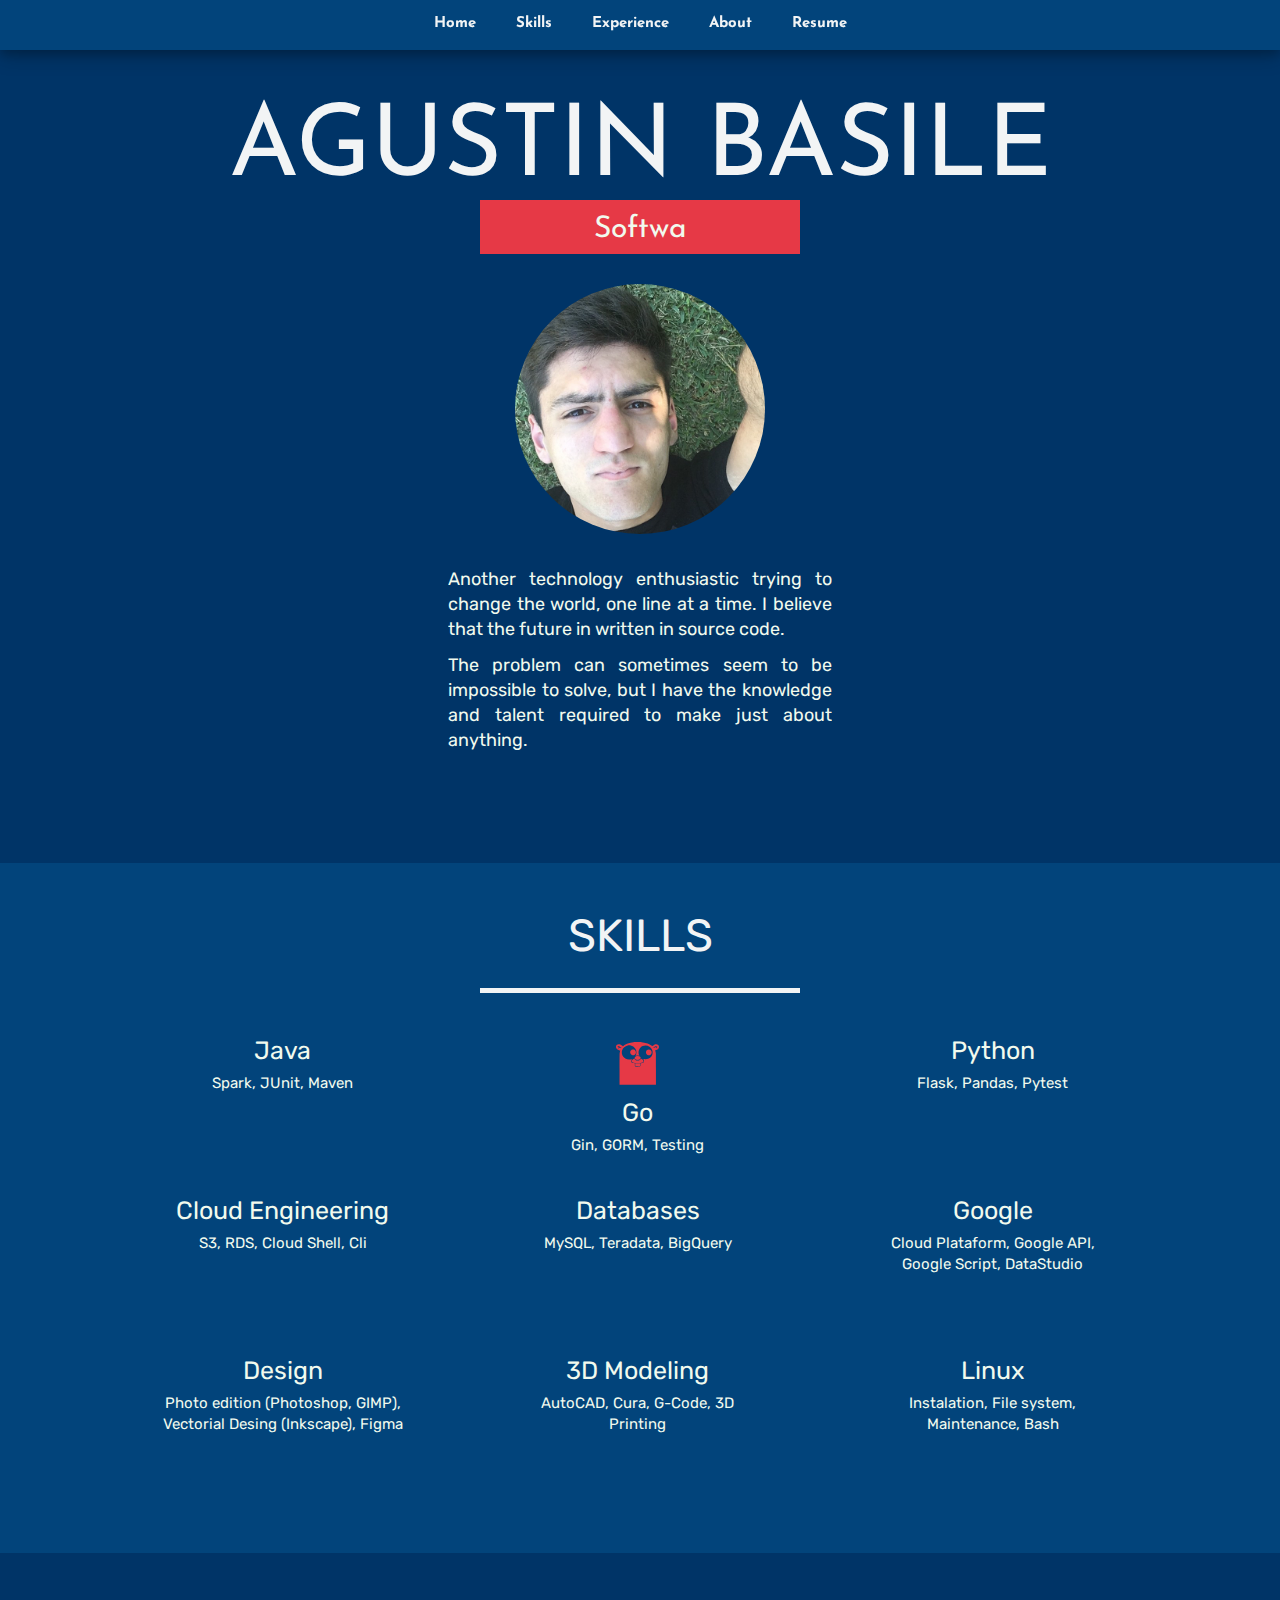
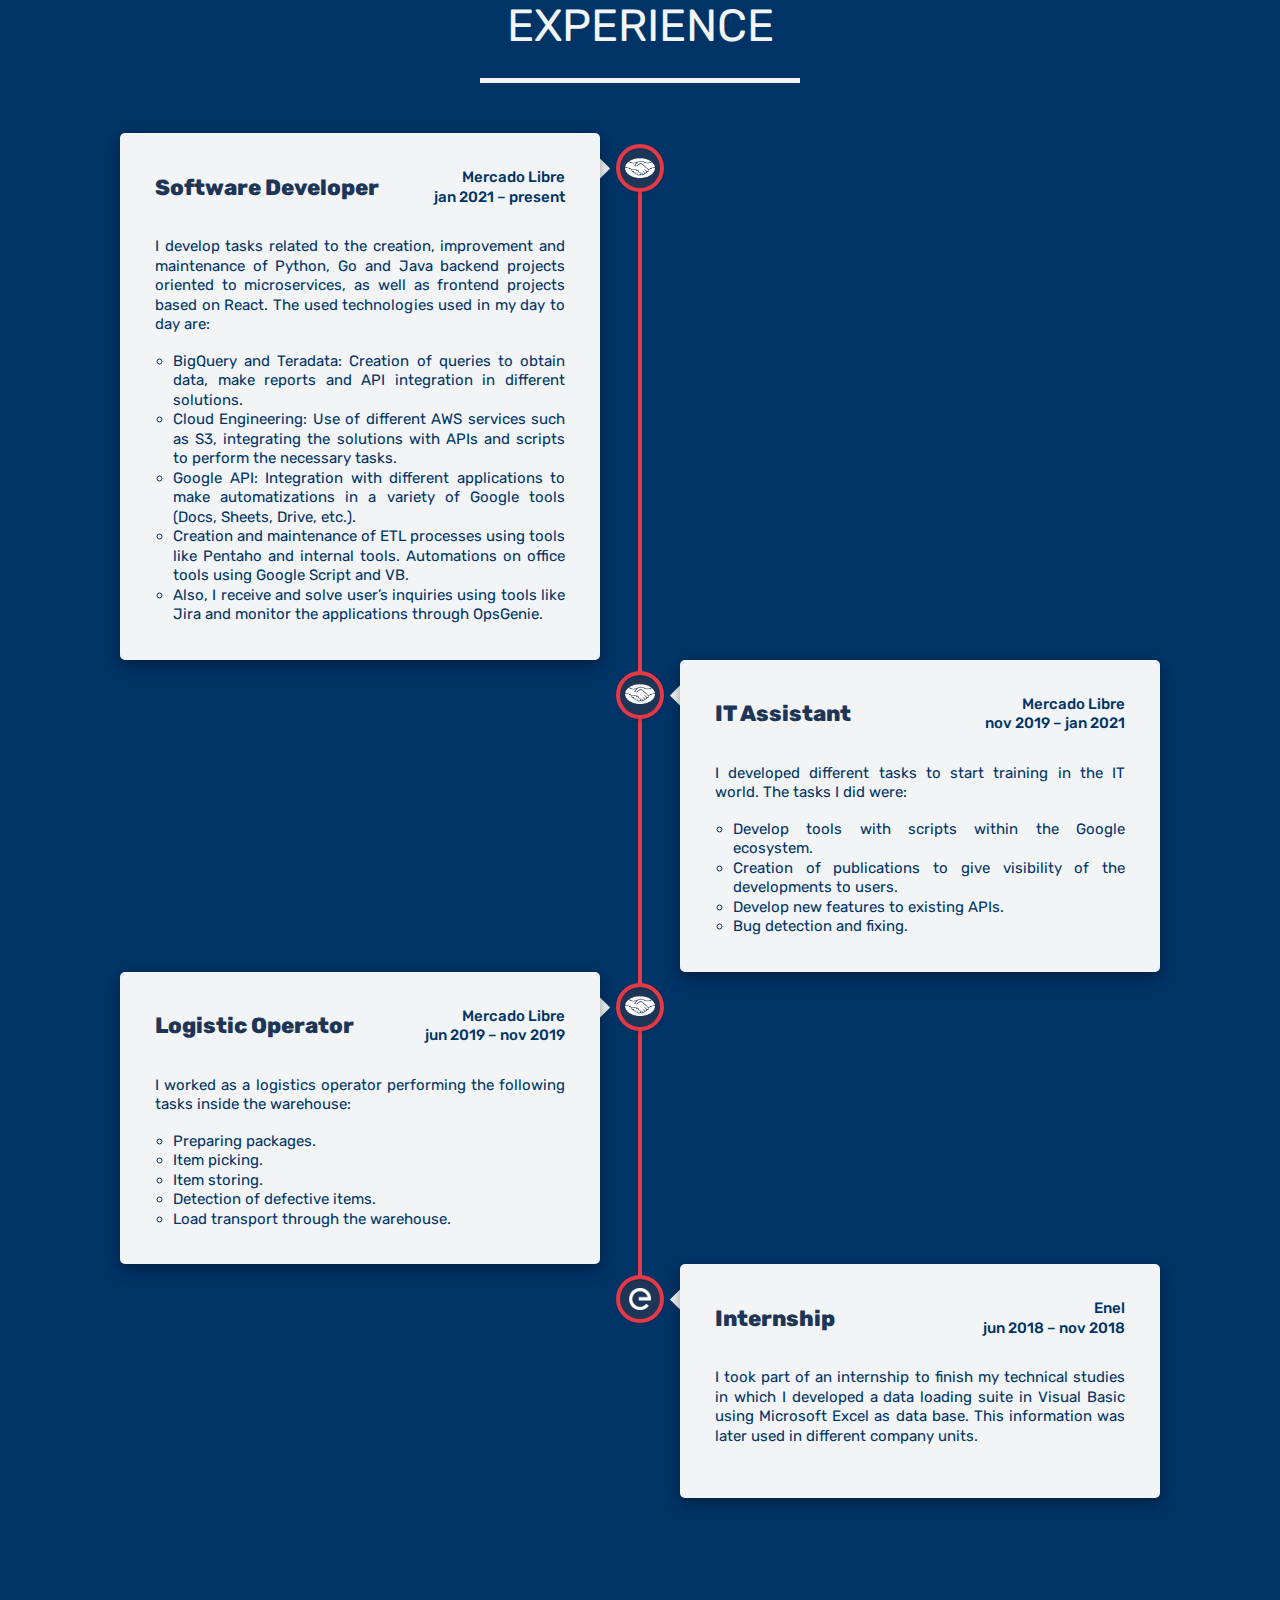
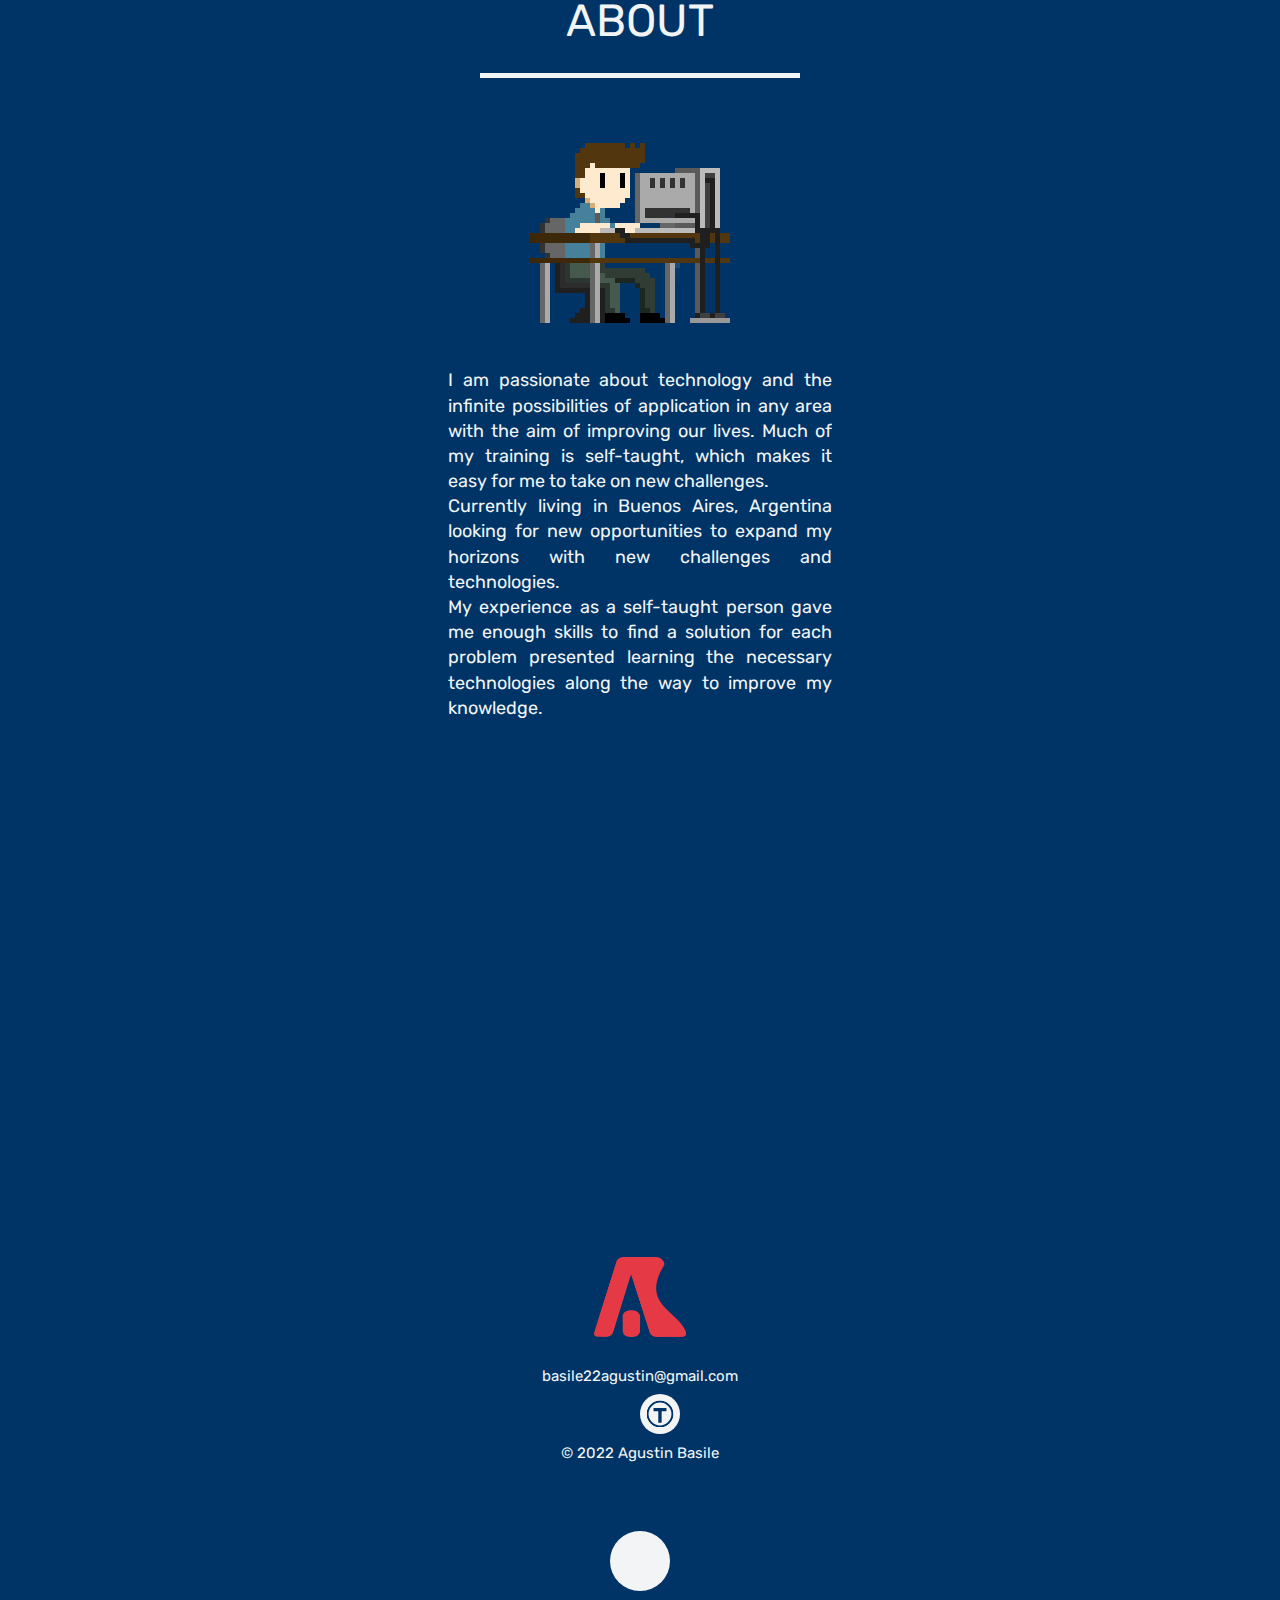
<file: public/index.html>
<!DOCTYPE html>
<html lang="en">

<head>
    <meta charset="UTF-8">
    <meta http-equiv="X-UA-Compatible" content="IE=edge">
    <meta name="viewport" content="width=device-width, initial-scale=1.0">
    <link rel="icon" type="image" href="img/a.png">
    <title>Agustin Basile | Software Developer</title>

    <link rel="stylesheet" href="style/reset.css">
    <link rel="stylesheet" href="style/style.css">

    <link href="https://fonts.googleapis.com/css?family=Josefin Sans" rel="stylesheet">
    <link href="https://fonts.googleapis.com/css?family=Titillium Web" rel="stylesheet">
    <!-- <link href="https://cdn.jsdelivr.net/npm/bootstrap@5.1.3/dist/css/bootstrap.min.css" rel="stylesheet" integrity="sha384-1BmE4kWBq78iYhFldvKuhfTAU6auU8tT94WrHftjDbrCEXSU1oBoqyl2QvZ6jIW3" crossorigin="anonymous">
    <script src="https://cdn.jsdelivr.net/npm/bootstrap@5.1.3/dist/js/bootstrap.bundle.min.js" integrity="sha384-ka7Sk0Gln4gmtz2MlQnikT1wXgYsOg+OMhuP+IlRH9sENBO0LRn5q+8nbTov4+1p" crossorigin="anonymous"></script> -->

    <!--<link href="style/all.css" rel="stylesheet">-->
    <link rel="stylesheet" href="https://pro.fontawesome.com/releases/v5.10.0/css/all.css"
        integrity="sha384-AYmEC3Yw5cVb3ZcuHtOA93w35dYTsvhLPVnYs9eStHfGJvOvKxVfELGroGkvsg+p" crossorigin="anonymous" />


    <link rel="preconnect" href="https://fonts.googleapis.com">
    <link rel="preconnect" href="https://fonts.gstatic.com" crossorigin>
    <link href="https://fonts.googleapis.com/css2?family=Josefin+Sans:wght@100&display=swap" rel="stylesheet">
    <link href="https://fonts.googleapis.com/css2?family=Rubik:wght@300&display=swap" rel="stylesheet">
    <link rel="preconnect" href="https://fonts.googleapis.com">
    <link rel="preconnect" href="https://fonts.gstatic.com" crossorigin>
    <link href="https://fonts.googleapis.com/css2?family=Rubik:wght@300;400;500&display=swap" rel="stylesheet">

    <script src="script.js"></script>
    <script src="https://ajax.googleapis.com/ajax/libs/jquery/3.6.0/jquery.min.js"></script>

    <script>
        $(function () {
            $('a').each(function () {
                if ($(this).prop('href') == window.location.href) {
                    $(this).addClass('active'); $(this).parents('li').addClass('active');
                }
            });
        });
    </script>

</head>

<body onload="start()">
    <div class="container">
        <nav class="navbar">
            <ul class="nav1">
                <li><a href="#home">Home</a></li>
                <li><a href="#skills">Skills</a></li>
                <li><a href="#experience">Experience</a></li>
                <li><a href="#about">About</a></li>
                <li><a href="Agustin Basile - Resume.pdf">Resume</a></li>
            </ul>
            <ul class="nav2">
                <!--<li><a href="">Language</a></li>-->
            </ul>

        </nav>
        <header id="home" class="home">
            <h1 id="demo">AGUSTIN BASILE</h1>
            <h2 id="text">
                <div class="console-underscore" id="console">&#95;</div>
            </h2>
            <div id="front" title="Me">
                <img width="529" height="529" src="img/me.jpg" class="back wp-post-image" alt="Agustin Basile" />
            </div>
            <div class="home-intro" data-nav="home">
                <p>Another technology enthusiastic trying to change the world, one line at a time. I believe that the future in written in source code.</p>
                <p>The problem can sometimes seem to be impossible to solve, but I have the knowledge and talent required to make just about anything.</p>
            </div>
        </header>
        <section id="skills" class="skills">
            <header class="title">
                <h1>Skills</h1>
            </header>
            <div class="skills-icons">
                <div>
                    <i class="fab fa-java"></i>
                    <h3>Java</h3>
                    <p>Spark, JUnit, Maven</p>
                </div>
                <div>
                    <svg xmlns:dc="http://purl.org/dc/elements/1.1/" xmlns:cc="http://creativecommons.org/ns#"
                        xmlns:rdf="http://www.w3.org/1999/02/22-rdf-syntax-ns#" xmlns:svg="http://www.w3.org/2000/svg"
                        xmlns="http://www.w3.org/2000/svg"
                        xmlns:sodipodi="http://sodipodi.sourceforge.net/DTD/sodipodi-0.dtd"
                        xmlns:inkscape="http://www.inkscape.org/namespaces/inkscape" aria-hidden="true"
                        focusable="false" data-prefix="fab" data-icon="golang" class="svg-inline--fa fa-golang"
                        role="img" viewBox="0 0 640 512" version="1.1" id="svg15800" sodipodi:docname="logo.svg"
                        inkscape:version="1.0.2 (e86c8708, 2021-01-15)">
                        <metadata id="metadata15806">
                            <rdf:RDF>
                                <cc:Work rdf:about="">
                                    <dc:format>image/svg+xml</dc:format>
                                    <dc:type rdf:resource="http://purl.org/dc/dcmitype/StillImage" />
                                </cc:Work>
                            </rdf:RDF>
                        </metadata>
                        <defs id="defs15804">
                            <clipPath clipPathUnits="userSpaceOnUse" id="clipPath16443">
                                <rect
                                    style="fill:#000000;stroke-width:9.69445;stroke-linecap:round;paint-order:markers stroke fill;stop-color:#000000"
                                    id="rect16445" width="90.2146" height="41.135075" x="153.44264" y="343.82645"
                                    rx="9.8865299" ry="9.8865299" />
                            </clipPath>
                        </defs>
                        <sodipodi:namedview pagecolor="#ffffff" bordercolor="#666666" borderopacity="1"
                            objecttolerance="10" gridtolerance="10" guidetolerance="10" inkscape:pageopacity="0"
                            inkscape:pageshadow="2" inkscape:window-width="1440" inkscape:window-height="847"
                            id="namedview15802" showgrid="false" inkscape:snap-bbox="true" inkscape:bbox-paths="true"
                            inkscape:bbox-nodes="true" inkscape:snap-bbox-edge-midpoints="true"
                            inkscape:snap-bbox-midpoints="true" inkscape:zoom="0.45611518" inkscape:cx="286.9807"
                            inkscape:cy="499.68663" inkscape:window-x="0" inkscape:window-y="25"
                            inkscape:window-maximized="1" inkscape:current-layer="svg15800"
                            inkscape:snap-global="false" />
                        <g id="g16421" transform="translate(128.47924,-84.804474)" style="fill:#E63946;fill-opacity:1">
                            <path style="fill:#E63946;stroke-width:0.999999;fill-opacity:1"
                                d="m 10.098461,407.25293 c 0.103515,-122.72424 0.247212,-158.42344 0.651605,-161.87825 1.224742,-10.46327 3.043622,-19.95403 5.251029,-27.39943 0.52563,-1.77291 1.018976,-3.55278 1.096323,-3.95527 0.115037,-0.59863 -0.726976,-1.04659 -4.627,-2.46161 -11.0862784,-4.02237 -22.91901,-9.63187 -26.833417,-12.72082 -4.898532,-3.86556 -8.58744,-9.22295 -10.544017,-15.31306 -0.815232,-2.53751 -0.967853,-3.86176 -0.95199,-8.26012 0.01661,-4.60373 0.156302,-5.63899 1.153474,-8.54802 1.404668,-4.09781 4.450115,-8.60821 7.804168,-11.55821 8.9590566,-7.87978 22.9535048,-9.44105 34.631612,-3.86364 5.656878,2.7017 16.975194,10.36324 23.639461,16.0019 1.643546,1.39061 3.108696,2.52838 3.255887,2.52838 0.147192,0 1.787422,-1.34057 3.644955,-2.97905 20.593619,-18.16503 51.696854,-30.72816 89.816519,-36.2784 17.42854,-2.53761 29.98367,-3.44096 51.82204,-3.72865 24.17858,-0.31851 39.83488,0.45638 59.28442,2.9342 36.51506,4.65194 65.94127,14.95934 87.51385,30.65433 2.49078,1.81215 5.58338,4.20845 6.87245,5.32512 2.28468,1.9791 2.36675,2.01286 3.25517,1.3389 20.50343,-15.55379 27.52755,-19.06578 38.13229,-19.06578 8.50483,0 15.34439,2.64355 20.93611,8.09197 5.4788,5.33838 7.80888,10.45088 8.1793,17.94622 0.1818,3.67815 0.0686,5.02682 -0.65913,7.85719 -1.70959,6.64875 -5.64715,12.73144 -10.95083,16.91672 -3.5455,2.79783 -13.92698,7.8345 -24.87537,12.06847 -2.0939,0.80974 -2.35964,1.03377 -2.11359,1.78159 3.31392,10.07207 5.68093,21.61334 6.82787,33.29147 0.37253,3.79324 0.50553,43.75672 0.5387,161.8782 l 0.044,156.84155 -186.46437,4e-5 -186.4643819,4e-5 z M 216.72559,377.60671 c 2.47369,-0.8864 4.86907,-2.88746 6.14234,-5.13119 l 1.24373,-2.19168 0.20729,-15.91584 c 0.14218,-10.91708 0.31629,-15.17274 0.55437,-13.54983 l 0.34708,2.36602 7.32259,-0.2048 c 5.73176,-0.1603 8.03185,-0.39389 10.58738,-1.07523 8.07827,-2.15376 13.23764,-6.32564 14.94856,-12.08746 8.5386,-7.44689 -0.5487,-24.62594 -5.61952,-30.45328 -0.77018,-0.85791 -1.1072,-1.45268 -0.74891,-1.32173 16.31716,5.96402 35.59591,5.76648 51.96528,-0.53246 29.18055,-11.22867 47.79321,-40.05463 45.42389,-70.34929 -1.74737,-22.34235 -13.51653,-41.69922 -32.83684,-54.0071 -20.21855,-12.88011 -46.15999,-14.83317 -68.72767,-5.17434 -8.00472,3.42597 -15.39226,8.4317 -21.84757,14.8037 -8.13259,8.02763 -13.3761,16.22046 -17.10108,26.71991 -2.90079,8.17634 -3.54545,12.31802 -3.54527,22.77725 1.2e-4,7.88883 0.12254,9.62925 0.94277,13.404 1.34793,6.20334 3.49605,12.28457 6.22405,17.62001 1.30255,2.54755 2.42513,4.75318 2.49462,4.90139 0.0695,0.14822 -1.23641,-0.24347 -2.90203,-0.8704 -11.15728,-4.19961 -25.84506,-3.48788 -36.23803,1.75598 l -3.38518,1.70801 0.94826,-1.45995 c 2.07938,-3.20143 4.91353,-9.21539 6.45621,-13.69982 10.3966,-30.22201 0.10786,-62.62297 -26.00667,-81.89932 -8.36469,-6.17438 -19.19003,-10.88953 -30.41299,-13.24689 -3.82969,-0.80442 -5.5493,-0.91603 -14.30289,-0.92836 -8.891008,-0.0125 -10.457185,0.0878 -14.717457,0.94234 -26.976082,5.41127 -48.642155,24.02521 -56.988482,48.96044 -2.724691,8.1402 -3.332381,12.26355 -3.332381,22.61111 0,8.10701 0.120849,9.84767 0.965109,13.90118 4.238662,20.35087 16.496998,37.51755 34.59712,48.45011 18.244151,11.01955 41.912321,13.70431 62.485081,7.08789 2.16617,-0.69666 4.72999,-1.59425 5.69739,-1.99465 l 1.75892,-0.72799 -1.71953,2.09981 c -2.91816,3.56351 -4.19304,6.75293 -4.40501,11.02009 -4.81864,15.3654 -5.3992,25.86682 16.48537,29.38406 5.13298,1.11506 14.85945,2.0215 15.45724,1.4405 0.21963,-0.21346 0.73844,-1.35596 1.1529,-2.5389 l 0.75357,-2.15078 0.0558,9.46892 c 0.12286,20.86059 0.17631,22.2801 0.89746,23.82927 1.04533,2.24559 3.64616,4.80273 5.94543,5.84558 l 2.07289,0.94017 19.69237,-0.0267 c 13.98517,-0.019 20.07496,-0.1638 21.01242,-0.49972 z M -3.1182137,192.67017 c 0.4060775,-0.28859 1.1546822,-1.33118 1.6635665,-2.31686 1.87988042,-3.64124 6.9784895,-5.98411 14.8881012,-6.84125 l 4.072363,-0.44131 1.524418,1.12418 c 0.838431,0.6183 2.290842,1.80771 3.227576,2.64312 2.18389,1.94766 3.733265,2.27863 5.247542,1.12095 1.810605,-1.38422 1.588371,-3.3329 -0.612117,-5.36738 -4.653902,-4.30282 -11.972211,-8.64425 -17.8429035,-10.58492 -8.92745818,-2.95114 -18.2760772,-1.80066 -18.2760772,2.24914 0,1.92244 1.8434637,3.43014 3.626084,2.96564 2.0040954,-0.52221 9.3734436,-0.38996 11.4284526,0.20509 l 1.8571912,0.53778 -2.8936321,0.89895 c -4.11055303,1.27701 -6.2396107,2.43736 -8.8139267,4.80367 -3.8539269,3.54251 -4.940573,7.00272 -2.7298984,8.6928 1.2509759,0.95638 2.5661905,1.06874 3.6332604,0.3104 z M 395.27578,188.73338 c 3.1866,-2.43618 -0.79764,-8.72666 -7.58762,-11.97967 l -3.1087,-1.48934 2.47407,-0.13215 c 1.36076,-0.0727 3.45375,0.0923 4.65113,0.36667 2.5715,0.58921 3.98984,0.15459 4.74375,-1.45362 2.22233,-4.74054 -8.07222,-6.86719 -17.75225,-3.66727 -6.20023,2.04961 -12.94788,5.9911 -17.56202,10.25845 -2.84117,2.62763 -3.17388,3.87411 -1.47485,5.52542 1.5993,1.55439 2.74535,1.2719 6.3287,-1.55995 5.49794,-4.3449 6.46789,-4.85279 9.07222,-4.75039 1.25276,0.0493 3.65279,0.43136 5.33336,0.84911 5.26768,1.30941 8.36669,3.2863 9.80116,6.2523 1.24303,2.57014 3.16649,3.24413 5.08105,1.78044 z"
                                id="path16435"
                                sodipodi:nodetypes="ssssssssssssssssssscssssssssscccssscsscsscccsssssssssssscssssscsssssscsccsscssscsssssscsssssssscsssssscsssssssssss" />
                            <path style="fill:#E63946;stroke-width:0.999999;fill-opacity:1"
                                d="m 192.88309,367.76592 c 4.93089,-0.0641 12.99962,-0.0641 17.93051,0 4.93089,0.0641 0.89652,0.11655 -8.96526,0.11655 -9.86178,0 -13.89614,-0.0525 -8.96525,-0.11655 z m -15.64414,-3.22387 -0.97684,-1.10806 1.10807,0.97683 c 0.60943,0.53726 1.10806,1.03589 1.10806,1.10806 0,0.31602 -0.32629,0.0588 -1.23929,-0.97683 z m -3.162,-30.72362 -0.031,-3.82787 h 27.80236 27.80237 l -0.0158,3.82787 c -0.0145,3.50705 -0.0599,3.72654 -0.54266,2.6189 -0.89629,-2.05657 -1.55027,-2.35004 -4.5819,-2.0561 -1.49427,0.14487 -7.30274,0.0799 -12.90771,-0.14438 -9.92772,-0.39726 -11.5417,-0.34617 -24.18652,0.76562 -3.1439,0.27643 -5.52177,0.26714 -7.65572,-0.0299 -4.88098,-0.67944 -4.61008,-0.7352 -5.15965,1.062 -0.46982,1.5364 -0.49431,1.43281 -0.52383,-2.21613 z m -4.56396,-4.29619 c 0.27701,-0.11177 0.73031,-0.11177 1.00733,0 0.27702,0.11178 0.0504,0.20324 -0.50367,0.20324 -0.55403,0 -0.78068,-0.0915 -0.50366,-0.20324 z m 63.66338,0 c 0.27702,-0.11177 0.73031,-0.11177 1.00733,0 0.27702,0.11178 0.0504,0.20324 -0.50367,0.20324 -0.55403,0 -0.78068,-0.0915 -0.50366,-0.20324 z m 4.45744,-0.41132 c 0.29087,-0.1164 0.6384,-0.10209 0.77229,0.0318 0.13389,0.13389 -0.10409,0.22912 -0.52885,0.21163 -0.46939,-0.0193 -0.56487,-0.11481 -0.24344,-0.24344 z m 3.22347,-0.40294 c 0.29086,-0.11639 0.63839,-0.10208 0.77228,0.0318 0.1339,0.13389 -0.10409,0.22912 -0.52884,0.21162 -0.4694,-0.0193 -0.56488,-0.11481 -0.24344,-0.24343 z m -96.67972,-6.87681 c -0.5012,-0.63907 -0.48695,-0.65332 0.15213,-0.15213 0.38782,0.30416 0.70513,0.62147 0.70513,0.70514 0,0.33163 -0.33088,0.11818 -0.85726,-0.55301 z m -3.14026,-5.97683 c 0.0194,-0.4694 0.11482,-0.56487 0.24344,-0.24344 0.1164,0.29086 0.10208,0.6384 -0.0318,0.77229 -0.13389,0.13389 -0.22912,-0.10409 -0.21163,-0.52885 z m 121.28277,-0.40293 c 0.0194,-0.4694 0.11482,-0.56487 0.24344,-0.24344 0.1164,0.29086 0.10208,0.6384 -0.0318,0.77229 -0.13389,0.13389 -0.22912,-0.1041 -0.21163,-0.52885 z m 0,-5.23813 c 0.0194,-0.4694 0.11482,-0.56487 0.24344,-0.24344 0.1164,0.29087 0.10208,0.6384 -0.0318,0.77229 -0.13389,0.13389 -0.22912,-0.10409 -0.21163,-0.52885 z M 141.0373,309.81035 c 0.0194,-0.4694 0.11482,-0.56487 0.24344,-0.24344 0.1164,0.29086 0.10208,0.6384 -0.0318,0.77229 -0.13389,0.13389 -0.22912,-0.1041 -0.21163,-0.52885 z m 5.20632,-10.03975 c 0.52049,-0.55403 1.037,-1.00733 1.14781,-1.00733 0.1108,0 -0.22439,0.4533 -0.74488,1.00733 -0.52049,0.55404 -1.037,1.00734 -1.1478,1.00734 -0.11081,0 0.22438,-0.4533 0.74487,-1.00734 z m 109.38111,-1.51099 -1.99952,-2.1154 2.1154,1.99952 c 1.96566,1.85798 2.30018,2.23127 1.99951,2.23127 -0.0637,0 -1.01566,-0.95193 -2.11539,-2.11539 z m -106.96351,-0.85727 c 0,-0.0837 0.31731,-0.40098 0.70513,-0.70513 0.63907,-0.5012 0.65333,-0.48694 0.15213,0.15213 -0.52638,0.67119 -0.85726,0.88463 -0.85726,0.553 z m 24.98183,-21.75837 c 0,-0.0837 0.31731,-0.40098 0.70513,-0.70513 0.63908,-0.5012 0.65333,-0.48694 0.15213,0.15213 -0.52638,0.67119 -0.85726,0.88463 -0.85726,0.553 z m 54.37424,-1.7618 -1.38858,-1.511 1.511,1.38858 c 1.4064,1.29245 1.69626,1.63342 1.38857,1.63342 -0.0673,0 -0.74728,-0.67995 -1.51099,-1.511 z m -51.95664,-0.65579 c 0,-0.0837 0.31731,-0.40098 0.70513,-0.70514 0.63907,-0.50119 0.65333,-0.48694 0.15213,0.15213 -0.52638,0.67119 -0.85726,0.88464 -0.85726,0.55301 z m -28.50196,-11.41913 c 0.61248,-0.0926 1.51908,-0.0901 2.01467,0.005 0.49558,0.0956 -0.006,0.17142 -1.11361,0.1684 -1.10807,-0.003 -1.51354,-0.0813 -0.90106,-0.1739 z m 161.77198,0.005 c 0.49863,-0.096 1.31456,-0.096 1.81319,0 0.49863,0.096 0.0907,0.17462 -0.90659,0.17462 -0.99726,0 -1.40523,-0.0786 -0.9066,-0.17462 z M -8.7702612,254.2392 c 0.00302,-1.10807 0.081277,-1.51354 0.1738925,-0.90106 0.092616,0.61248 0.090141,1.51908 -0.0055,2.01466 -0.095641,0.49559 -0.1714173,-0.006 -0.1683925,-1.1136 z m 422.6764912,0 c 0.004,-1.10807 0.0813,-1.51354 0.17391,-0.90106 0.0926,0.61248 0.0901,1.51908 -0.006,2.01466 -0.0956,0.49559 -0.17141,-0.006 -0.16839,-1.1136 z m -247.11304,1.25813 c 0,-0.0837 0.31731,-0.40098 0.70513,-0.70513 0.63908,-0.5012 0.65333,-0.48694 0.15214,0.15213 -0.52638,0.67119 -0.85727,0.88463 -0.85727,0.553 z m 123.64897,-0.95593 c -0.5012,-0.63908 -0.48694,-0.65333 0.15213,-0.15213 0.38782,0.30415 0.70513,0.62146 0.70513,0.70513 0,0.33163 -0.33088,0.11818 -0.85726,-0.553 z m -3.22346,-3.22346 c -0.5012,-0.63908 -0.48695,-0.65333 0.15213,-0.15214 0.38782,0.30416 0.70513,0.62147 0.70513,0.70514 0,0.33163 -0.33088,0.11818 -0.85726,-0.553 z M -8.4040215,248.19521 c 0.00821,-0.66484 0.098516,-0.88804 0.2006775,-0.496 0.1021608,0.39204 0.095442,0.936 -0.014929,1.2088 -0.1103742,0.27279 -0.1939606,-0.048 -0.1857485,-0.7128 z m 421.8706115,0 c 0.008,-0.66484 0.0985,-0.88804 0.2007,-0.496 0.10215,0.39204 0.0955,0.936 -0.0149,1.2088 -0.11036,0.27279 -0.19393,-0.048 -0.18575,-0.7128 z M -8.0478297,244.1323 c 0.019333,-0.46939 0.1148121,-0.56487 0.2434387,-0.24344 0.1163956,0.29087 0.1020806,0.6384 -0.031812,0.77229 -0.1338913,0.13389 -0.2291241,-0.10409 -0.2116283,-0.52885 z M 413.04875,243.96441 c 0,-0.55403 0.0915,-0.78068 0.20324,-0.50366 0.11177,0.27701 0.11177,0.73031 0,1.00733 -0.11177,0.27702 -0.20324,0.0504 -0.20324,-0.50367 z M -7.6448969,240.90884 c 0.019333,-0.4694 0.1148121,-0.56487 0.2434387,-0.24344 0.1163956,0.29087 0.1020806,0.6384 -0.031812,0.77229 -0.1338913,0.13389 -0.2291241,-0.10409 -0.2116283,-0.52885 z M 412.61399,240.50591 c 0.0193,-0.4694 0.11483,-0.56487 0.24345,-0.24344 0.11641,0.29086 0.1021,0.6384 -0.0318,0.77229 -0.1339,0.13389 -0.22915,-0.1041 -0.21166,-0.52885 z m -419.8559541,-2.4176 c 0.019333,-0.4694 0.114812,-0.56487 0.2434387,-0.24344 0.1163956,0.29087 0.1020806,0.6384 -0.031812,0.77229 -0.1338913,0.13389 -0.2291241,-0.10409 -0.2116283,-0.52885 z M 412.21105,237.68538 c 0.0193,-0.4694 0.11484,-0.56487 0.24346,-0.24344 0.1164,0.29086 0.1021,0.6384 -0.0318,0.77229 -0.13389,0.13389 -0.22914,-0.1041 -0.21166,-0.52885 z m -131.759,-1.61173 c 0.0193,-0.4694 0.11481,-0.56487 0.24344,-0.24344 0.11639,0.29086 0.10208,0.6384 -0.0318,0.77229 -0.13389,0.13389 -0.22912,-0.1041 -0.21162,-0.52885 z m 59.26293,-3.79429 c 0,-0.55403 0.0915,-0.78068 0.20323,-0.50366 0.11178,0.27701 0.11178,0.73031 0,1.00733 -0.11177,0.27701 -0.20323,0.0504 -0.20323,-0.50367 z m -59.26293,-3.86144 c 0.0193,-0.46939 0.11481,-0.56487 0.24344,-0.24344 0.11639,0.29087 0.10208,0.6384 -0.0318,0.77229 -0.13389,0.13389 -0.22912,-0.10409 -0.21162,-0.52885 z M 118.876,228.01499 c 0.0193,-0.4694 0.11481,-0.56487 0.24344,-0.24344 0.11639,0.29087 0.10208,0.6384 -0.0318,0.77229 -0.1339,0.13389 -0.22913,-0.10409 -0.21163,-0.52885 z m 220.40424,-0.40293 c 0.0193,-0.4694 0.11481,-0.56487 0.24343,-0.24344 0.1164,0.29086 0.10209,0.6384 -0.0318,0.77229 -0.13389,0.13389 -0.22912,-0.1041 -0.21163,-0.52885 z m -169.88694,-16.38594 -1.59278,-1.71246 1.71247,1.59277 c 1.59257,1.48126 1.89762,1.83216 1.59277,1.83216 -0.0658,0 -0.83644,-0.77061 -1.71246,-1.71247 z m 161.39354,-0.10073 c -0.97874,-0.99726 -1.68886,-1.8132 -1.57806,-1.8132 0.11081,0 1.00225,0.81594 1.98099,1.8132 0.97874,0.99726 1.68886,1.8132 1.57805,1.8132 -0.1108,0 -1.00225,-0.81594 -1.98098,-1.8132 z m -203.48106,0 c 0.75178,-0.77565 1.45754,-1.41026 1.56835,-1.41026 0.1108,0 -0.41364,0.63461 -1.16542,1.41026 -0.75178,0.77565 -1.45754,1.41027 -1.56835,1.41027 -0.1108,0 0.41363,-0.63462 1.16542,-1.41027 z m 161.57605,0 c 0.52049,-0.55403 1.037,-1.00733 1.1478,-1.00733 0.11081,0 -0.22438,0.4533 -0.74487,1.00733 -0.52049,0.55403 -1.037,1.00733 -1.14781,1.00733 -0.1108,0 0.22439,-0.4533 0.74488,-1.00733 z m -306.683253,-3.72713 c -0.501197,-0.63907 -0.486945,-0.65333 0.152129,-0.15213 0.387823,0.30415 0.705133,0.62146 0.705133,0.70513 0,0.33163 -0.330883,0.11819 -0.857262,-0.553 z m 445.292133,-3.12273 c 1.42767,-1.44048 2.68643,-2.61906 2.79724,-2.61906 0.1108,0 -0.96664,1.17858 -2.39431,2.61906 -1.42767,1.44049 -2.68643,2.61907 -2.79724,2.61907 -0.11081,0 0.96664,-1.17858 2.39431,-2.61907 z m -282.93437,-1.68551 c 0.29086,-0.11639 0.6384,-0.10208 0.77229,0.0318 0.13389,0.13389 -0.1041,0.22913 -0.52885,0.21163 -0.4694,-0.0193 -0.56487,-0.11481 -0.24344,-0.24344 z m 7.25279,0 c 0.29086,-0.11639 0.6384,-0.10208 0.77229,0.0318 0.13389,0.13389 -0.1041,0.22913 -0.52885,0.21163 -0.4694,-0.0193 -0.56487,-0.11481 -0.24344,-0.24344 z m 154.32326,0 c 0.29086,-0.11639 0.6384,-0.10208 0.77229,0.0318 0.13389,0.13389 -0.1041,0.22913 -0.52885,0.21163 -0.4694,-0.0193 -0.56487,-0.11481 -0.24344,-0.24344 z m 7.25279,0 c 0.29086,-0.11639 0.6384,-0.10208 0.77229,0.0318 0.13389,0.13389 -0.1041,0.22913 -0.52885,0.21163 -0.4694,-0.0193 -0.56487,-0.11481 -0.24344,-0.24344 z M 443.63981,174.022 c 0.0193,-0.4694 0.11484,-0.56487 0.24345,-0.24344 0.11641,0.29086 0.10211,0.63839 -0.0318,0.77229 -0.13389,0.13389 -0.22915,-0.1041 -0.21166,-0.52885 z m 0.40293,-2.4176 c 0.0193,-0.4694 0.11484,-0.56487 0.24346,-0.24344 0.1164,0.29087 0.1021,0.6384 -0.0318,0.77229 -0.13389,0.13389 -0.22914,-0.10409 -0.21166,-0.52885 z m -481.907596,-1.61173 c 0.01933,-0.4694 0.114812,-0.56487 0.243438,-0.24344 0.116396,0.29086 0.102081,0.63839 -0.03181,0.77229 -0.133891,0.13389 -0.229124,-0.1041 -0.211628,-0.52885 z m -0.356192,-5.60748 c 0.0082,-0.66484 0.09852,-0.88804 0.200677,-0.496 0.102161,0.39204 0.09544,0.936 -0.01493,1.2088 -0.110373,0.27279 -0.193959,-0.048 -0.185747,-0.7128 z m 0.356192,-6.07757 c 0.01933,-0.4694 0.114812,-0.56487 0.243438,-0.24344 0.116396,0.29086 0.102081,0.63839 -0.03181,0.77229 -0.133891,0.13389 -0.229124,-0.1041 -0.211628,-0.52885 z m 481.907596,-1.61173 c 0.0193,-0.4694 0.11484,-0.56487 0.24346,-0.24344 0.1164,0.29086 0.1021,0.63839 -0.0318,0.77229 -0.13389,0.13389 -0.22914,-0.1041 -0.21166,-0.52885 z m -481.504663,-1.2088 c 0.01933,-0.4694 0.114811,-0.56487 0.243438,-0.24344 0.116396,0.29086 0.102081,0.63839 -0.03181,0.77229 -0.133891,0.13389 -0.229124,-0.1041 -0.211628,-0.52885 z M 432.67742,131.24396 c -0.50117,-0.63907 -0.48694,-0.65332 0.15215,-0.15213 0.67116,0.52638 0.88464,0.85727 0.55298,0.85727 -0.0836,0 -0.40096,-0.31731 -0.70513,-0.70514 z m -457.277305,-1.91393 c 0.520487,-0.55403 1.037,-1.00733 1.147806,-1.00733 0.110807,0 -0.224386,0.4533 -0.744873,1.00733 -0.520486,0.55404 -1.036999,1.00734 -1.147805,1.00734 -0.110807,0 0.224386,-0.4533 0.744872,-1.00734 z m 82.167792,-0.10073 -0.976834,-1.10806 1.108065,0.97683 c 0.609436,0.53726 1.108065,1.03589 1.108065,1.10806 0,0.31602 -0.326295,0.0588 -1.239296,-0.97683 z m -80.55606,-1.43561 c 0,-0.0694 0.589289,-0.65864 1.309531,-1.30953 l 1.309532,-1.18345 -1.18345,1.30953 c -1.103142,1.22067 -1.435613,1.49474 -1.435613,1.18345 z m 373.518693,-0.0261 c 0,-0.0837 0.31731,-0.40098 0.70514,-0.70514 0.63907,-0.50119 0.65332,-0.48694 0.15213,0.15214 -0.52638,0.6712 -0.85727,0.88465 -0.85727,0.55302 z m 75.69996,-2.97058 c -0.50117,-0.63908 -0.48695,-0.65333 0.15214,-0.15213 0.38783,0.30415 0.70513,0.62146 0.70513,0.70513 0,0.33163 -0.33088,0.11818 -0.85727,-0.553 z M 5.1415922,113.13894 c 0.2908651,-0.1164 0.6383946,-0.10208 0.7722892,0.0318 0.1338905,0.13389 -0.1040937,0.22912 -0.5288493,0.21163 -0.4693966,-0.0193 -0.5648715,-0.11481 -0.2434399,-0.24344 z m 375.1304278,0 c 0.29088,-0.1164 0.63841,-0.10208 0.7723,0.0318 0.1339,0.13389 -0.10412,0.22912 -0.52885,0.21163 -0.46941,-0.0193 -0.56487,-0.11481 -0.24345,-0.24344 z M 7.5591889,112.73601 c 0.2908651,-0.1164 0.6383947,-0.10208 0.7722892,0.0318 0.1338906,0.13389 -0.1040936,0.22912 -0.5288493,0.21163 -0.4693965,-0.0193 -0.5648714,-0.11482 -0.2434399,-0.24344 z m 15.7143791,0 c 0.290865,-0.1164 0.638394,-0.10208 0.772289,0.0318 0.133891,0.13389 -0.104094,0.22912 -0.528849,0.21163 -0.469397,-0.0193 -0.564872,-0.11482 -0.24344,-0.24344 z m 359.416052,0 c 0.29088,-0.1164 0.6384,-0.10208 0.7723,0.0318 0.13389,0.13389 -0.10412,0.22912 -0.52885,0.21163 -0.46942,-0.0193 -0.56487,-0.11482 -0.24345,-0.24344 z m 15.71438,0 c 0.29087,-0.1164 0.6384,-0.10208 0.7723,0.0318 0.13389,0.13389 -0.10412,0.22912 -0.52885,0.21163 -0.46942,-0.0193 -0.56487,-0.11482 -0.24345,-0.24344 z M 11.361867,112.33057 c 0.387823,-0.10135 1.022442,-0.10135 1.410265,0 0.387823,0.10135 0.07051,0.18427 -0.705132,0.18427 -0.775646,0 -1.092956,-0.0829 -0.705133,-0.18427 z m 7.25279,0 c 0.387823,-0.10135 1.022442,-0.10135 1.410265,0 0.387823,0.10135 0.07051,0.18427 -0.705132,0.18427 -0.775646,0 -1.092955,-0.0829 -0.705133,-0.18427 z m 367.877643,0 c 0.38782,-0.10135 1.02244,-0.10135 1.41026,0 0.38782,0.10135 0.0705,0.18427 -0.70513,0.18427 -0.77565,0 -1.09296,-0.0829 -0.70513,-0.18427 z m 7.25279,0 c 0.38782,-0.10135 1.02244,-0.10135 1.41026,0 0.38782,0.10135 0.0705,0.18427 -0.70513,0.18427 -0.77565,0 -1.09296,-0.0829 -0.70513,-0.18427 z M 272.68897,99.842157 c 0.29086,-0.116395 0.63839,-0.10208 0.77229,0.03181 0.13389,0.133893 -0.1041,0.229123 -0.52885,0.211633 -0.4694,-0.0193 -0.56488,-0.114817 -0.24344,-0.243443 z M 134.08009,99.439224 c 0.29086,-0.116395 0.63839,-0.10208 0.77228,0.03181 0.1339,0.133891 -0.10409,0.229124 -0.52884,0.211628 -0.4694,-0.01933 -0.56488,-0.114812 -0.24344,-0.243438 z m 136.19128,0 c 0.29086,-0.116395 0.6384,-0.10208 0.77229,0.03181 0.13389,0.133891 -0.1041,0.229124 -0.52885,0.211628 -0.4694,-0.01933 -0.56487,-0.114812 -0.24344,-0.243438 z M 136.90062,99.036292 c 0.29086,-0.116396 0.63839,-0.102081 0.77228,0.03181 0.13389,0.133891 -0.10409,0.229124 -0.52885,0.211628 -0.46939,-0.01933 -0.56487,-0.114812 -0.24343,-0.243438 z m 130.55022,0 c 0.29086,-0.116396 0.6384,-0.102081 0.77229,0.03181 0.13389,0.133891 -0.10409,0.229124 -0.52885,0.211628 -0.4694,-0.01933 -0.56487,-0.114812 -0.24344,-0.243438 z M 139.69596,98.641753 c 0.27702,-0.111778 0.73032,-0.111778 1.00733,0 0.27702,0.111779 0.0504,0.203234 -0.50366,0.203234 -0.55404,0 -0.78068,-0.09145 -0.50367,-0.203234 z m 124.50623,0 c 0.27702,-0.111778 0.73032,-0.111778 1.00734,0 0.27701,0.111779 0.0504,0.203234 -0.50367,0.203234 -0.55403,0 -0.78068,-0.09145 -0.50367,-0.203234 z M 143.72529,98.23882 c 0.27702,-0.111778 0.73031,-0.111778 1.00733,0 0.27702,0.111779 0.0504,0.203234 -0.50366,0.203234 -0.55404,0 -0.78069,-0.09145 -0.50367,-0.203234 z m 117.25344,0 c 0.27702,-0.111778 0.73032,-0.111778 1.00733,0 0.27702,0.111779 0.0504,0.203234 -0.50366,0.203234 -0.55404,0 -0.78068,-0.09145 -0.50367,-0.203234 z M 148.76195,97.82499 c 0.38782,-0.101348 1.02244,-0.101348 1.41026,0 0.38783,0.101349 0.0705,0.184271 -0.70513,0.184271 -0.77564,0 -1.09295,-0.08292 -0.70513,-0.184271 z m 107.99366,-0.0015 c 0.39204,-0.10216 0.936,-0.09544 1.20879,0.01493 0.2728,0.110373 -0.048,0.193959 -0.7128,0.185747 -0.66484,-0.0082 -0.88804,-0.09852 -0.49599,-0.200677 z m -99.72632,-0.415722 c 0.72421,-0.08968 1.81213,-0.08783 2.41759,0.0041 0.60547,0.09194 0.0129,0.165312 -1.31674,0.16305 -1.32968,-0.0023 -1.82506,-0.07748 -1.10085,-0.167162 z m 94.07759,0.01426 c 0.38782,-0.101348 1.02244,-0.101348 1.41026,0 0.38783,0.101349 0.0705,0.184271 -0.70513,0.184271 -0.77565,0 -1.09295,-0.08292 -0.70513,-0.184271 z M 168.2952,97.006067 c 0.7153,-0.08901 1.98454,-0.09047 2.82053,-0.0033 0.83599,0.08723 0.25075,0.160054 -1.30054,0.161842 -1.55129,0.0018 -2.23529,-0.06958 -1.51999,-0.158592 z m 75.76035,0.0064 c 0.49863,-0.09604 1.31457,-0.09604 1.8132,0 0.49863,0.09604 0.0907,0.174619 -0.9066,0.174619 -0.99726,0 -1.40522,-0.07858 -0.9066,-0.174619 z m -62.45458,-0.413599 c 0.94186,-0.08483 2.48307,-0.08483 3.42493,0 0.94186,0.08483 0.17125,0.154239 -1.71246,0.154239 -1.88371,0 -2.65432,-0.06941 -1.71247,-0.154239 z m 53.19435,0.003 c 0.72421,-0.08968 1.81213,-0.08783 2.41759,0.0041 0.60547,0.09194 0.0129,0.165311 -1.31674,0.163049 -1.32968,-0.0023 -1.82506,-0.07748 -1.10085,-0.167161 z m -30.00107,-0.412393 c 3.28236,-0.0678 8.54063,-0.06765 11.68506,3.48e-4 3.14443,0.068 0.45887,0.123472 -5.96791,0.123281 -6.42678,-1.91e-4 -8.99949,-0.05582 -5.71715,-0.123629 z"
                                id="path16433" />
                            <path style="fill:#E63946;stroke-width:0.999999;fill-opacity:1"
                                d="m 166.83718,339.75164 c -19.65551,-1.26687 -29.11935,-5.21489 -31.23486,-13.03021 -2.58076,-9.5341 4.28107,-19.62908 17.9934,-26.47151 2.55386,-1.27437 10.07399,-4.3805 10.60547,-4.3805 0.0635,0 0.22558,0.689 0.36023,1.5311 0.46212,2.88992 2.56204,6.3441 5.52393,9.08636 14.31694,13.25528 45.14629,11.06472 54.82392,-3.8955 0.83398,-1.28921 1.73849,-3.33673 2.01002,-4.55003 0.39123,-1.74821 0.62591,-2.15328 1.13087,-1.95193 0.35047,0.13975 1.90645,0.71434 3.45774,1.27688 7.50524,2.72159 14.35752,7.00892 18.87201,11.80786 5.96185,6.33749 7.77799,13.63192 4.87967,19.59897 -3.19232,6.57235 -12.2084,9.73166 -31.40741,11.00544 -7.05578,0.46812 -49.64639,0.44801 -57.01499,-0.0269 z"
                                id="path16431" />
                            <path style="fill:#E63946;stroke-width:0.999999;fill-opacity:1"
                                d="m 189.60289,308.75595 c -10.78447,-1.34709 -20.41959,-7.00577 -23.65685,-13.89359 -1.10866,-2.35887 -1.30509,-3.23165 -1.30509,-5.7988 0,-2.5476 0.19861,-3.44451 1.26514,-5.71343 3.9531,-8.40975 14.5702,-13.81297 28.12906,-14.31535 11.59507,-0.42962 21.46556,2.74414 27.82891,8.94813 9.05705,8.83022 5.98766,20.4168 -7.16297,27.03935 -6.8032,3.42603 -16.27757,4.83547 -25.0982,3.73369 z m 84.88097,-71.67072 c 0,-0.55404 0.0915,-0.78068 0.20323,-0.50367 0.11178,0.27702 0.11178,0.73032 0,1.00733 -0.11177,0.27702 -0.20323,0.0504 -0.20323,-0.50366 z m 0,-2.01467 c 0,-0.55403 0.0915,-0.78068 0.20323,-0.50366 0.11178,0.27701 0.11178,0.73031 0,1.00733 -0.11177,0.27702 -0.20323,0.0504 -0.20323,-0.50367 z M 119.69405,217.18939 c 0,-0.0837 0.31731,-0.40098 0.70513,-0.70513 0.63907,-0.5012 0.65333,-0.48695 0.15213,0.15213 -0.52638,0.67118 -0.85726,0.88463 -0.85726,0.553 z m 163.38924,-1.86253 c 0.8656,-0.88646 1.66448,-1.61173 1.77529,-1.61173 0.1108,0 -0.50676,0.72527 -1.37235,1.61173 -0.8656,0.88645 -1.66448,1.61173 -1.77528,1.61173 -0.11081,0 0.50675,-0.72528 1.37234,-1.61173 z m -141.12721,-8.73935 c 0.38783,-0.10134 1.02245,-0.10134 1.41027,0 0.38782,0.10135 0.0705,0.18428 -0.70513,0.18428 -0.77565,0 -1.09296,-0.0829 -0.70514,-0.18428 z m 161.57605,0 c 0.38783,-0.10134 1.02244,-0.10134 1.41027,0 0.38782,0.10135 0.0705,0.18428 -0.70513,0.18428 -0.77565,0 -1.09296,-0.0829 -0.70514,-0.18428 z"
                                id="path16425" />
                            <path style="fill:#E63946;stroke-width:0.999999;fill-opacity:1"
                                d="m 143.21606,261.13447 c -15.23691,-2.91625 -25.84292,-17.19949 -23.96902,-32.27937 1.54484,-12.43187 10.54899,-22.52793 22.63192,-25.37642 3.69225,-0.87043 10.00102,-0.78775 13.78763,0.1807 10.50832,2.68758 18.91957,11.15044 21.44816,21.57979 1.00248,4.13479 0.91203,10.44063 -0.20764,14.47629 -2.83288,10.21052 -11.05566,18.34666 -21.19457,20.97124 -3.43534,0.88928 -9.12455,1.09313 -12.49648,0.44777 z m 161.57605,-4.1e-4 c -5.8578,-1.12018 -11.00294,-3.84451 -15.32022,-8.11197 -4.18143,-4.13317 -6.94234,-9.1578 -8.27961,-15.06817 -0.68809,-3.04118 -0.48252,-9.56634 0.4109,-13.04282 1.35172,-5.25976 3.67477,-9.22278 7.85887,-13.40689 5.99162,-5.99168 12.29616,-8.63894 20.57375,-8.63894 13.65414,0 25.047,8.81668 28.6367,22.1613 0.95019,3.53231 0.97639,10.57614 0.0525,14.10265 -0.3774,1.44048 -1.5321,4.34114 -2.56598,6.44589 -1.55993,3.17563 -2.46853,4.41555 -5.33947,7.28649 -2.87295,2.87296 -4.10865,3.77813 -7.28649,5.33753 -2.10476,1.03282 -4.91475,2.16069 -6.24443,2.50639 -3.38826,0.88091 -9.10548,1.07694 -12.49648,0.42848 z"
                                id="path16423" />
                            <rect
                                style="fill:#E63946;stroke-width:9.69449;stroke-linecap:round;paint-order:markers stroke fill;stop-color:#000000;fill-opacity:1"
                                id="rect16439" width="50.89595" height="46.230492" x="170.70157" y="327.66928"
                                ry="9.8865309" rx="9.8865309" clip-path="url(#clipPath16443)" />
                        </g>
                    </svg>
                    <h3>Go</h3>
                    <p>Gin, GORM, Testing</p>
                </div>
                <div>
                    <i class="fab fa-python"></i>
                    <h3>Python</h3>
                    <p>Flask, Pandas, Pytest</p>
                </div>
            </div>
            <div class="skills-icons">
                <div>
                    <i class="fab fa-aws"></i>
                    <h3>Cloud Engineering</h3>
                    <p>S3, RDS, Cloud Shell, Cli</p>
                </div>
                <div>
                    <i class="fas fa-database"></i>
                    <h3>Databases</h3>
                    <p>MySQL, Teradata, BigQuery</p>
                </div>
                <div>
                    <i class="fab fa-google"></i>
                    <h3>Google</h3>
                    <p>Cloud Plataform, Google API, Google Script, DataStudio</p>
                </div>
            </div>
            <div class="skills-icons">
                <div>
                    <i class="fas fa-pen-nib"></i>
                    <h3>Design</h3>
                    <p>Photo edition (Photoshop, GIMP), Vectorial Desing (Inkscape), Figma</p>
                </div>
                <div>
                    <i class="fas fa-cube"></i>
                    <h3>3D Modeling</h3>
                    <p>AutoCAD, Cura, G-Code, 3D Printing</p>
                </div>
                <div>
                    <i class="fab fa-linux"></i>
                    <h3>Linux</h3>
                    <p>Instalation, File system, Maintenance, Bash</p>
                </div>
            </div>
        </section>
        <section id="experience" class="experience">
            <header class="title">
                <a></a>
                <h1>Experience</h1>
            </header>
            <div class="wrapper">
                <div class="center-line">
                </div>
                <div class="row row-1">
                    <section>
                        <i class="icon">
                            <img class="meli" src="img/logo2.png" alt="Mercado Libre Logo">
                        </i>
                        <div class="details">
                            <span class="title-row">Software Developer</span>
                            <span class="detail-tag">Mercado Libre<br>jan 2021 – present</span>
                        </div>
                        <p>I develop tasks related to the creation, improvement and maintenance of Python, Go and Java backend projects oriented to microservices, as well as frontend projects based on React. The used technologies used in my day to day are:</p>
                        <ul>
                            <li>BigQuery and Teradata: Creation of queries to obtain data, make reports and API integration in different solutions.</li>
                            <li>Cloud Engineering: Use of different AWS services such as S3, integrating the solutions with APIs and scripts to perform the necessary tasks.</li>
                            <li>Google API: Integration with different applications to make automatizations in a variety of Google tools (Docs, Sheets, Drive, etc.).</li>
                            <li>Creation and maintenance of ETL processes using tools like Pentaho and internal tools. Automations on office tools using Google Script and VB.</li>
                            <li>Also, I receive and solve user’s inquiries using tools like Jira and monitor the applications through OpsGenie.</li>
                        </ul>
                    </section>
                </div>
                <div class="row row-2">
                    <section>
                        <i class="icon">
                            <img class="meli" src="img/logo2.png" alt="Mercado Libre Logo">
                        </i>
                        <div class="details">
                            <span class="title-row">IT Assistant</span>
                            <span class="detail-tag">Mercado Libre<br>nov 2019 – jan 2021</span>
                        </div>
                        <p>I developed different tasks to start training in the IT world. The tasks I did were:</p>
                        <ul>
                            <li>Develop tools with scripts within the Google ecosystem.</li>
                            <li>Creation of publications to give visibility of the developments to users.</li>
                            <li>Develop new features to existing APIs.</li>
                            <li>Bug detection and fixing.</li>
                        </ul>
                    </section>
                </div>
                <div class="row row-1">
                    <section>
                        <i class="icon">
                            <img class="meli" src="img/logo2.png" alt="Mercado Libre Logo">
                        </i>
                        <div class="details">
                            <span class="title-row">Logistic Operator</span>
                            <span class="detail-tag">Mercado Libre<br>jun 2019 – nov 2019</span>
                        </div>
                        <p>I worked as a logistics operator performing the following tasks inside the warehouse:</p>
                        <ul>
                            <li>Preparing packages.</li>
                            <li>Item picking.</li>
                            <li>Item storing.</li>
                            <li>Detection of defective items.</li>
                            <li>Load transport through the warehouse.</li>
                        </ul>
                    </section>
                </div>
                <div class="row row-2">
                    <section>
                        <i class="icon">
                            <img class="enel" src="img/logo3.png" alt="Mercado Libre Logo">
                        </i>
                        <div class="details">
                            <span class="title-row">Internship</span>
                            <span class="detail-tag">Enel<br>jun 2018 – nov 2018</span>
                        </div>
                        <p>I took part of an internship to finish my technical studies in which I developed a data
                            loading suite in Visual Basic using Microsoft Excel as data base. This information was later
                            used in different company units. </p>
                    </section>
                </div>
            </div>
        </section>
        <section id="about" class="about">
            <header class="title">
                <section>
                    <h1>About</h1>
                </section>
            </header>
            <img class="pc" src="img/pc.png" alt="">
            <p>
                I am passionate about technology and the infinite possibilities of application in any area with the aim of improving our lives. Much of my training is self-taught, which makes it easy for me to take on new challenges.<br>
                Currently living in Buenos Aires, Argentina looking for new opportunities to expand my horizons with new challenges and technologies.<br>
                My experience as a self-taught person gave me enough skills to find a solution for each problem presented learning the necessary technologies along the way to improve my knowledge.<br>
            </p>
        </section>
        <footer>
            <div>
                <img class="footer-logo" src="img/a.png" alt="AB Logo">
                <a class="email" href="mailto: basile22agustin@gmail.com">basile22agustin@gmail.com</a>
                <ul class="links">
                    <li><a href="https://github.com/abasile22" title="abasile22 on GitHub" rel="me" target="_blank"><i
                                class="fab fa-github-alt"></i></i></a></li>
                    <li><a href="https://www.linkedin.com/in/agustin-basile" rel="me"
                            title="Agustin Basile's resume on LinkedIn" target="_blank"><i
                                class="fab fa-linkedin-in"></i></a></li>
                    <li class="thing-logo-a"><a href="https://www.thingiverse.com/abasile/designs" rel="me"
                            title="abasile on Thingiverse" target="_blank"><svg
                                xmlns:dc="http://purl.org/dc/elements/1.1/" xmlns:cc="http://creativecommons.org/ns#"
                                xmlns:rdf="http://www.w3.org/1999/02/22-rdf-syntax-ns#"
                                xmlns:svg="http://www.w3.org/2000/svg" xmlns="http://www.w3.org/2000/svg"
                                xmlns:sodipodi="http://sodipodi.sourceforge.net/DTD/sodipodi-0.dtd"
                                xmlns:inkscape="http://www.inkscape.org/namespaces/inkscape" aria-hidden="true"
                                focusable="false" data-prefix="fab" data-icon="golang" class="svg-inline--fa fa-golang"
                                role="img" viewBox="0 0 142 142" version="1.1" id="svg15800"
                                sodipodi:docname="thing.svg" inkscape:version="1.0.2 (e86c8708, 2021-01-15)" width="142"
                                height="142">
                                <metadata id="metadata15806">
                                    <rdf:RDF>
                                        <cc:Work rdf:about="">
                                            <dc:format>image/svg+xml</dc:format>
                                            <dc:type rdf:resource="http://purl.org/dc/dcmitype/StillImage" />
                                            <dc:title></dc:title>
                                        </cc:Work>
                                    </rdf:RDF>
                                </metadata>
                                <defs id="defs15804">
                                    <clipPath clipPathUnits="userSpaceOnUse" id="clipPath16443">
                                        <rect
                                            style="fill:#000000;stroke-width:9.69445;stroke-linecap:round;paint-order:markers stroke fill;stop-color:#000000"
                                            id="rect16445" width="90.2146" height="41.135075" x="153.44264"
                                            y="343.82645" rx="9.8865299" ry="9.8865299" />
                                    </clipPath>
                                </defs>
                                <sodipodi:namedview pagecolor="#ffffff" bordercolor="#666666" borderopacity="1"
                                    objecttolerance="10" gridtolerance="10" guidetolerance="10" inkscape:pageopacity="0"
                                    inkscape:pageshadow="2" inkscape:window-width="1440" inkscape:window-height="847"
                                    id="namedview15802" showgrid="false" inkscape:snap-bbox="true"
                                    inkscape:bbox-paths="true" inkscape:bbox-nodes="true"
                                    inkscape:snap-bbox-edge-midpoints="true" inkscape:snap-bbox-midpoints="true"
                                    inkscape:zoom="0.49669182" inkscape:cx="17.309226" inkscape:cy="128.89038"
                                    inkscape:window-x="0" inkscape:window-y="25" inkscape:window-maximized="1"
                                    inkscape:current-layer="svg15800" inkscape:snap-global="true" />
                                <path id="path18920"
                                    style="fill:#003467;fill-opacity:1;stroke-width:9.69449;stroke-linecap:round;paint-order:markers stroke fill;stop-color:#000000"
                                    d="M 71.000006,0 A 71.000293,71.000293 0 0 0 0,71.000004 71.000293,71.000293 0 0 0 71.000006,142.00001 71.000293,71.000293 0 0 0 142,71.000004 71.000293,71.000293 0 0 0 71.000006,0 Z m -0.05457,10.825061 a 60.175959,60.175959 0 0 1 0.05457,0 A 60.175959,60.175959 0 0 1 131.17494,71.000004 60.175959,60.175959 0 0 1 71.000006,131.1769 60.175959,60.175959 0 0 1 10.823112,71.000004 60.175959,60.175959 0 0 1 70.945449,10.825061 Z" />
                                <path id="rect18927"
                                    style="fill:#003467;fill-opacity:1;stroke-width:9.6945;stroke-linecap:round;paint-order:markers stroke fill;stop-color:#000000"
                                    d="M 37.059659,39.922902 V 56.433261 H 62.010285 V 116.61016 H 79.623408 V 56.433261 H 104.94034 V 39.922902 c -24.429642,0.006 -43.572652,0 -67.880681,0 z"
                                    sodipodi:nodetypes="ccccccccc" />
                            </svg></a></li>
                </ul>
                <p>&copy; 2022 Agustin Basile</p>
                <button onclick="topFunction()" type="button" id="toTop">
                    <i class="fa fa-arrow-up"></i>
                </button>
            </div>
        </footer>
    </div>
</body>

</html>
</file>
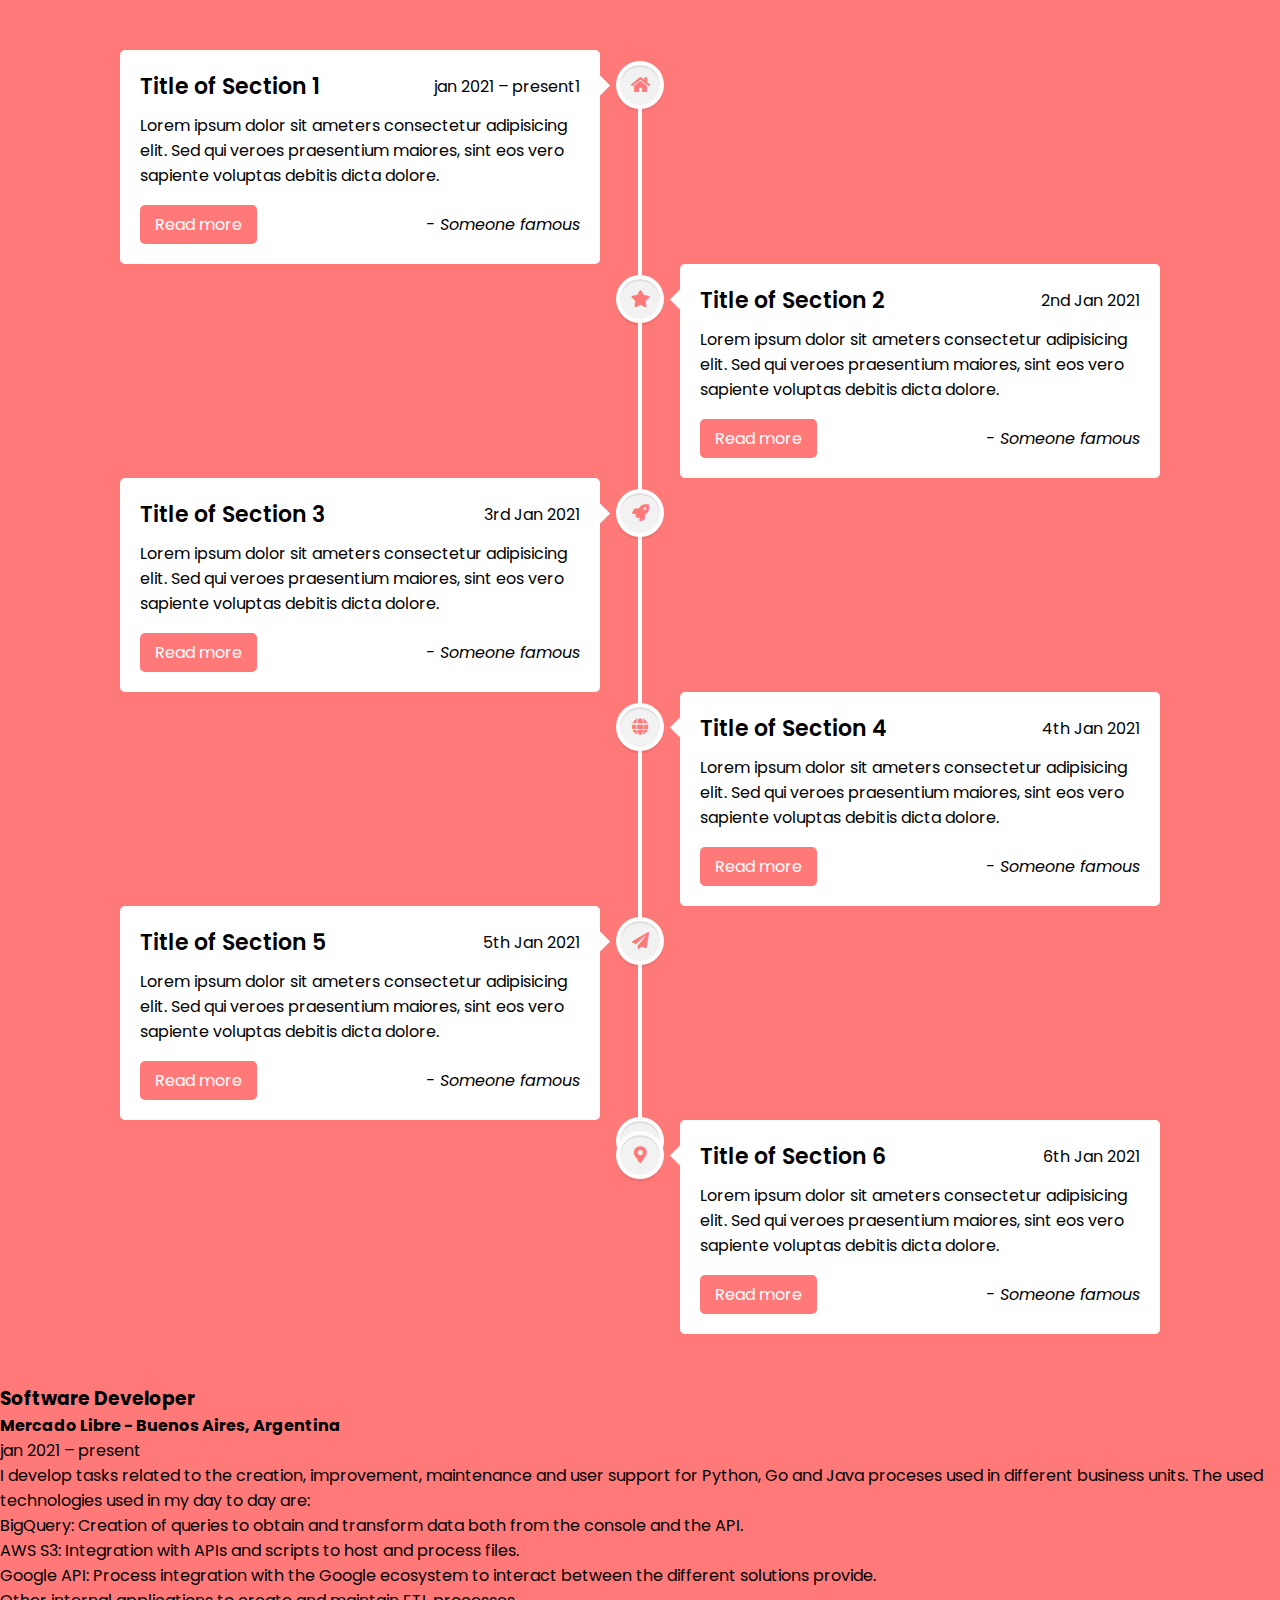
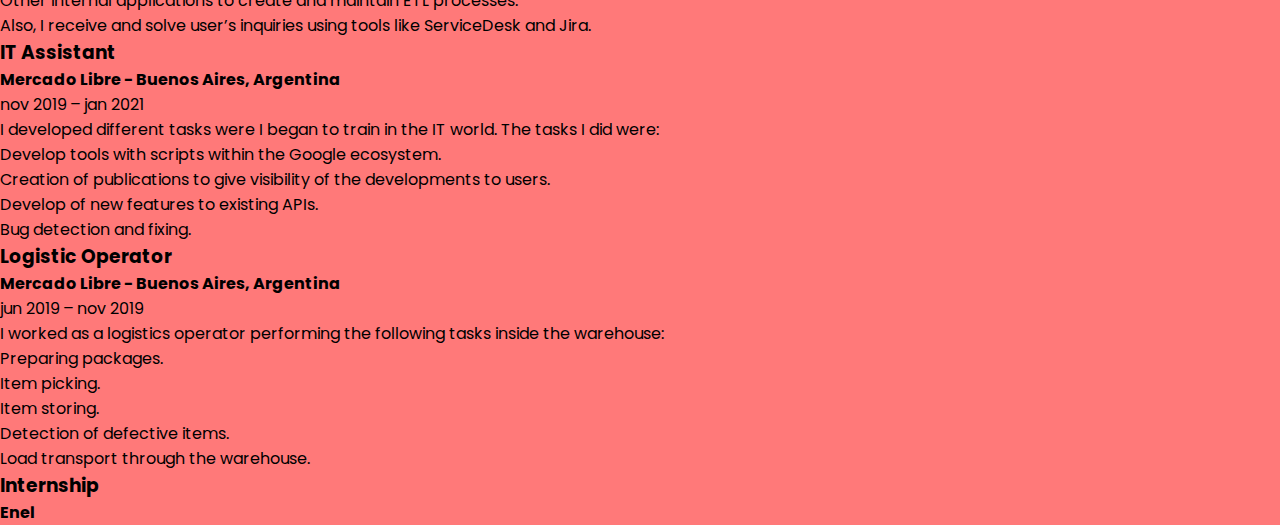
<file: test.html>
<!DOCTYPE html>
<!-- Created By codeithub- www.codeithub.com -->
<html lang="en">
<head>
    <meta charset="UTF-8">
    <title>Responsive Timeline Design | codeithub</title>
    <meta name="viewport" content="width=device-width, initial-scale=1.0">
    <link rel="stylesheet" href="https://www.codeithub.com/responsive-vertical-timeline-design-html-css/style.css">
    <link rel="stylesheet" href="https://cdnjs.cloudflare.com/ajax/libs/font-awesome/5.15.3/css/all.min.css"/>
    <link rel="stylesheet" href="test.css">
</head>
<body>
  <div class="wrapper">
    <div class="center-line">
      <a href="#" class="scroll-icon"><i class="fas fa-caret-up"></i></a>
    </div>
    <div class="row row-1">
      <section>
        <i class="icon fas fa-home"></i>
        <div class="details">
          <span class="title">Title of Section 1</span>
          <span>jan 2021 – present1</span>
        </div>
        <p>Lorem ipsum dolor sit ameters consectetur adipisicing elit. Sed qui veroes praesentium maiores, sint eos vero sapiente voluptas debitis dicta dolore.</p>
        <div class="bottom">
          <a href="#">Read more</a>
          <i>- Someone famous</i>
        </div>
      </section>
    </div>
    <div class="row row-2">
      <section>
        <i class="icon fas fa-star"></i>
        <div class="details">
          <span class="title">Title of Section 2</span>
          <span>2nd Jan 2021</span>
        </div>
        <p>Lorem ipsum dolor sit ameters consectetur adipisicing elit. Sed qui veroes praesentium maiores, sint eos vero sapiente voluptas debitis dicta dolore.</p>
        <div class="bottom">
          <a href="#">Read more</a>
          <i>- Someone famous</i>
        </div>
      </section>
    </div>
    <div class="row row-1">
      <section>
        <i class="icon fas fa-rocket"></i>
        <div class="details">
          <span class="title">Title of Section 3</span>
          <span>3rd Jan 2021</span>
        </div>
        <p>Lorem ipsum dolor sit ameters consectetur adipisicing elit. Sed qui veroes praesentium maiores, sint eos vero sapiente voluptas debitis dicta dolore.</p>
        <div class="bottom">
          <a href="#">Read more</a>
          <i>- Someone famous</i>
        </div>
      </section>
    </div>
    <div class="row row-2">
      <section>
        <i class="icon fas fa-globe"></i>
        <div class="details">
          <span class="title">Title of Section 4</span>
          <span>4th Jan 2021</span>
        </div>
        <p>Lorem ipsum dolor sit ameters consectetur adipisicing elit. Sed qui veroes praesentium maiores, sint eos vero sapiente voluptas debitis dicta dolore.</p>
        <div class="bottom">
          <a href="#">Read more</a>
          <i>- Someone famous</i>
        </div>
      </section>
    </div>
    <div class="row row-1">
      <section>
        <i class="icon fas fa-paper-plane"></i>
        <div class="details">
          <span class="title">Title of Section 5</span>
          <span>5th Jan 2021</span>
        </div>
        <p>Lorem ipsum dolor sit ameters consectetur adipisicing elit. Sed qui veroes praesentium maiores, sint eos vero sapiente voluptas debitis dicta dolore.</p>
        <div class="bottom">
          <a href="#">Read more</a>
          <i>- Someone famous</i>
        </div>
      </section>
    </div>
    <div class="row row-2">
      <section>
        <i class="icon fas fa-map-marker-alt"></i>
        <div class="details">
          <span class="title">Title of Section 6</span>
          <span>6th Jan 2021</span>
        </div>
        <p>Lorem ipsum dolor sit ameters consectetur adipisicing elit. Sed qui veroes praesentium maiores, sint eos vero sapiente voluptas debitis dicta dolore.</p>
        <div class="bottom">
          <a href="#">Read more</a>
          <i>- Someone famous</i>
        </div>
      </section>
    </div>
  </div>

</body>
</html>




<div class="experience-section">
    <div class="experience-header">
        <h3>Software Developer</h3>
        <h4>Mercado Libre - Buenos Aires, Argentina</h4>
        <p>jan 2021 – present</p>
    </div>
    <p>I develop tasks related to the creation, improvement, maintenance and user support for Python, Go and Java proceses used in different business units. The used technologies used in my day to day are:
        <ul>
            <li>BigQuery: Creation of queries to obtain and transform data both from the console and the API.</li>
            <li>AWS S3: Integration with APIs and scripts to host and process files.</li>
            <li>Google API: Process integration with the Google ecosystem to interact between the different solutions provide.</li>
            <li>Other internal applications to create and maintain ETL processes.</li>
            <li>Also, I receive and solve user’s inquiries using tools like ServiceDesk and Jira.</li>
        </ul>
    </p>
</div>
<div class="experience-section">
    <div class="experience-header">
        <h3>IT Assistant</h3>
        <h4>Mercado Libre - Buenos Aires, Argentina</h4>
    </div>
    <p>nov 2019 – jan 2021</p>
    <p>I developed different tasks were I began to train in the IT world. The tasks I did were:
        <ul>
            <li>Develop tools with scripts within the Google ecosystem.</li>
            <li>Creation of publications to give visibility of the developments to users.</li>
            <li>Develop of new features to existing APIs.</li>
            <li>Bug detection and fixing.</li>
        </ul>
    </p>
</div>
<div class="experience-section">
    <div class="experience-header">
        <h3>Logistic Operator</h3>
        <h4>Mercado Libre - Buenos Aires, Argentina</h4>
        <p>jun 2019 – nov 2019</p>
    </div>
    <p>I worked as a logistics operator performing the following tasks inside the warehouse:
        <ul>
            <li>Preparing packages.</li>
            <li>Item picking.</li>
            <li>Item storing.</li>
            <li>Detection of defective items.</li>
            <li>Load transport through the warehouse.</li>
        </ul>
    </p>
</div>
<div class="experience-section">
    <h3>Internship</h3>
    <h4>Enel</h4>
</div>
</section>
</file>
<file: public/style/style.css>
html {
    box-sizing: border-box;
    font-size: 62.5%;
    scroll-behavior: smooth;
    scroll-padding-top: 50px;
}

* {
    box-sizing: inherit;
}

body {
    background-color: #003467;
    /*background-image: url('../img/starwheel.svg');*/
    background-position: center top;
    background-size: 100% auto;
    background-repeat: no-repeat;
}

.language {
  display: flex;
  justify-content: center;
  flex-direction: row;
  margin: auto;
}

.language a {
    font-family: 'Josefin Sans', sans-serif;
    color: #F2F4F5;
    text-decoration: none;
    font-size: 1.5em;
    padding: 5px;
    padding-bottom: 1px;
    margin: 20px
}

.language .es {
    background-color: #E63946;
}

.circle {
    position:absolute;
    top:0;
    left:0;
    right:0;
    bottom:0;
    width: 500px;
    height: 500px;
    line-height: 500px;
    border-radius: 50%;
    color: #fff;
    text-align: center;
    background: #000;
  }

.navbar {
    margin: auto;
    position: fixed;
    min-height: 50px;
    overflow: hidden;
    background-color: #02447B;
    display: flex;
    justify-content: center;
    align-items: center;
    width: 100%;
    box-shadow: 0 7px 20px 0 rgba(0,0,0,0.2),0 4px 10px 0 rgba(0,0,0,0.2);
    z-index: 2;
}

@media (max-width: 800px) {
    .navbar li{
        display: table-column;
        vertical-align: middle;
        border-bottom: 4px solid transparent;
        justify-content: center;
    }
}

.navbar ul {
    display: flex;
    justify-content: center;
    align-items: center;
}

.navbar li {
    display:table-cell;
    vertical-align: middle;
    border-bottom: 4px solid transparent;
    justify-content: center;
}

.nav2 {
    display: block;
}

.navbar li a {
    display: block;
    padding: 15px;
    padding-right: 20px;
    padding-left: 20px;
    text-decoration: none;
    color: #F2F4F5;
    font-family: 'Josefin Sans', sans-serif;
    font-size: 1.5em;
    font-weight: 800;
    justify-content: center;
}

@media (max-width: 800px) {
    .navbar li a {
        display: block;
        padding: 15px;
        padding-right: 10px;
        padding-left: 10px;
        text-decoration: none;
        color: #F2F4F5;
        font-family: 'Josefin Sans', sans-serif;
        font-size: 1.5em;
        font-weight: 800;
        justify-content: center;
    }
}

.navbar li:hover {
    background-color: #E63946;
    border-top: 1px solid #E63946;

}

.home {
    display: flex;
    flex-direction: column;
    color: #F2F4F5;
    min-height: 500px;
    text-align: center;
    font-family: 'Josefin Sans', sans-serif;
    font-style: 'Thin 100';
    width: 100%;
    margin: auto;
    overflow: hidden;
    margin-bottom: 110px;
}

.home h1 {
    font-family: 'Josefin Sans', sans-serif;
    font-size: 10em;
    margin: auto;
    padding-top: 50px;
    margin-top: 50px;
}

@media (max-width: 800px) {
    .home h1 {
        font-family: 'Josefin Sans', sans-serif;
        font-size: 5em;
        margin: auto;
        padding-top: 50px;
        margin-top: 50px;
    }
}

.home h2 {
    background-color: #E63946;
    color: #F1FAEE;
    width: 25%;
    height: 1.8em;
    font-size: 3em;
    margin: auto;
    margin-top: 0;
    margin-bottom: 30px;
    padding-top: 15px;
    padding-bottom: 10px;
}

@media (max-width: 800px) {
    .home h2 {
        background-color: #E63946;
        color: #F1FAEE;
        width: 55%;
        height: 1.8em;
        font-size: 2em;
        margin: auto;
        margin-top: 0;
        margin-bottom: 30px;
        padding-top: 10px;
        padding-bottom: 10px;
    }
}

  @-webkit-keyframes blink {
    0% { opacity: 1.0; }
    50% { opacity: 0.0; }
    100% { opacity: 1.0; }
  }
  
  @keyframes blink {
    0% { opacity: 1.0; }
    50% { opacity: 0.0; }
    100% { opacity: 1.0; }
  }

.home-intro {
    margin-top: 20px;
}

.home p {
    color: #F1FAEE;
    font-size: 1.8em;
    font-family: 'Rubik', sans-serif;
    margin: auto;
    padding-top: 10px;
    width: 30%;
    justify-content: center;
    text-align: justify;
    overflow: hidden;
    line-height: 1.4;
}


@media (max-width: 800px) {
    .home p {
        width: 80%;
        font-size: 1.5em;
        
    }
}

.home img {
    height: 250px;
    width: 250px;
    border-radius: 50%;
    background-color: #19345A;
}

@media (max-width: 800px) {
    .home img {
        height: 180px;
        width: 180px;
        border-radius: 50%;
        background-color: #19345A;
    }
}

.skills {
    display: flex;
    flex-direction: column;
    color: #F2F4F5;
    min-height: 500px;
    text-align: center;
    font-family: 'Rubik', sans-serif;
    width: 100%;
    margin: auto;
    overflow: hidden;
    background-color: #02447B;
    padding-bottom: 50px;
}

.title {
    color: #F2F4F5;
    font-family: 'Rubik', sans-serif;
    font-size: 4.5em;
    text-transform: uppercase;
    display: flex;
    justify-content: center;
    align-items: center;
    padding: 30px;
    margin-bottom: 30px;
    padding-top: 50px;
    width: 25%;
    margin-left: auto;
    margin-right: auto;
    border-bottom: 5px solid #F2F4F5;
}

.skills-icons {
    display: flex;
    flex-direction: row;
    width: 50%;
    justify-content: center;
    margin: auto;
}

@media (max-width: 800px) {
    .skills-icons {
      flex-direction: column;
      width: 100%;
      
    }
  }

.skills-icons i {
    font-size: 5em;
    padding-bottom: 10px;
    color: #E63946;
}

.skills-icons svg {
    color: #E63946;
    margin-bottom: 10px;
    height: 5em;
}

.skills-icons p {
    padding-top: 10px;
    font-size: 1.5rem;
    padding-left: 50px;
    padding-right: 50px;
    line-height: 1.4;
}

.skills-icons h3 {
    font-size: 2.5em;
}

@media (min-width: 800px) {
    .skills-icons div{
        flex: 1 0 350px;
    }
}

.skills-icons div {
    padding: 5px;     
    height: 150px;
    margin-top: 10px;  
    margin-right: 5px;
    color: #F1FAEE;
    text-align: center;
}

#toTop {
    width: 6rem;
    height: 6rem;
    border-radius: 50%;
    border: none;
    background-color: #F2F4F5;
    display: block;
    margin:auto;
    text-align: center;
    font-size: 2.5rem;
    font-weight: bold;
    color: #003467;
    margin-bottom: 30px;
    margin-top: 60px;
    cursor: pointer;
}

#toTop:hover {
    background-color: #E63946;
}

footer {
    height: 100vh;
    position: relative;
}

.footer-logo {
    height: 80px;
}

.thing-logo {
    width: 40px;
}

.thing-logo-a {
    height: 10px;
}


footer div {
    position: absolute;
    margin-left: auto;
    margin-right: auto;
    left: 0;
    right: 0;
    text-align: center;
    bottom: 0;
}

.links {
    display: flex;
    justify-content: center;
    flex-direction: row;
    margin: auto;
}

.links i, .links svg{
    margin-right: 10px;
    margin-left: 10px;
    border-radius: 50%;
    height: 4rem;
    width: 4rem;
    font-size: 2.2rem;
    background-color: #F2F4F5;
    color: #003467;
    text-align: center;
    padding-top: 0.9rem
}

.links svg{
    padding: 0.65rem
}

.links i:hover, svg:hover {
    background-color: #E63946;
}

.email, footer p{
    display: flex;
    justify-content: center;
    flex-direction: row;
    margin: auto;
    padding-bottom: 10px;
    padding-top: 30px;
    color: #F2F4F5;
    font-family: 'Rubik', sans-serif;
    font-size: 1.5em;
    text-decoration: none;
}

.email:hover {
    color: #E63946;
    text-decoration: underline #E63946;
}

.experience-section{
    color: #F1FAEE;
    font-family: 'Josefin Sans', sans-serif;
    font-size: 1.8em;
    display: flex;
    flex-direction: column;
    align-items: left;
    margin: auto;
    
    width: 50%;
    margin-top: 20px;
}

.experience p {
    padding-top: 20px;
    text-align: justify;
    line-height: 1.2;
}

.experience-header {
    background-color: #E63946;
    padding: 15px;
    width: max-content;
}

.experience h3 {
    font-size: 1.5em;
}

.experience h4 {
    font-size: 1.2em;
}

.about p {
    color: #F2F4F5;
    font-size: 1.8em;
    font-family: 'Rubik', sans-serif;
    margin: auto;
    padding-top: 10px;
    width: 30%;
    justify-content: center;
    text-align: justify;
    overflow: hidden;
    line-height: 1.4;
}

@media (max-width: 800px) {
    .about p {
        color: #F2F4F5;
        font-size: 1.8em;
        font-family: 'Rubik', sans-serif;
        margin: auto;
        padding-top: 10px;
        width: 80%;
        justify-content: center;
        text-align: justify;
        overflow: hidden;
        line-height: 1.4;
    }
}

.pc {
    display: flex;
    justify-content: center;
    margin: auto;
    height: 250px;
}

.hidden {
    opacity:0;
}

.console-underscore {
    display:inline-block;
    position:relative;
    top:-0.14em;
    left:10px;
}

.wrapper{
  max-width: 1080px;
  margin: 50px auto;
  padding: 0 20px;
  position: relative;
  font-size: 1em;
  font-family: 'Rubik', sans-serif;
  text-align: justify;
  color: #003467;
}
.wrapper .center-line{
  position: absolute;
  height: 85%;
  width: 4px;
  background: #E63946;
  left: 50%;
  top: 20px;
  transform: translateX(-50%);
}
.wrapper .row{
  display: flex;
}
.wrapper .row-1{
  justify-content: flex-start;
}
.wrapper .row-2{
  justify-content: flex-end;
}
.wrapper .row section{
  background: #F2F4F5;
  border-radius: 5px;
  width: calc(50% - 40px);
  padding: 35px;
  position: relative;
  box-shadow: 0 7px 20px 0 rgba(0,0,0,0.2),0 4px 10px 0 rgba(0,0,0,0.2);
}
.wrapper .row section::before{
  position: absolute;
  content: "";
  height: 15px;
  width: 15px;
  background: #F2F4F5;
  top: 28px;
  z-index: -1;
  transform: rotate(45deg);
}
.row-1 section::before{
  right: -7px;
}
.row-2 section::before{
  left: -7px;
}
.row section .icon,
.center-line .scroll-icon{
  position: absolute;
  background: #1D3557;
  height: 40px;
  width: 40px;
  text-align: center;
  line-height: 40px;
  border-radius: 50%;
  color: #E63946;
  font-size: 17px;
  box-shadow: 0 0 0 4px #E63946, inset 0 2px 0 rgba(0,0,0,0.08), 0 3px 0 4px rgba(0,0,0,0.05);
}

.detail-tag {
    font-family: 'Rubik', sans-serif;
    font-size: 1.5em;
    text-align: right;
    line-height: 1.3;
    font-weight: 500;
}

.meli {
    height: 1.8em;
    margin-top: 4.6px;
}

.enel {
    height: 1.3em;
    margin-top: 9px;
}

.center-line .scroll-icon{
  bottom: 0px;
  left: 50%;
  font-size: 25px;
  transform: translateX(-50%);
}
.row-1 section .icon{
  top: 15px;
  right: -60px;
}
.row-2 section .icon{
  top: 15px;
  left: -60px;
}
.row section .details,
.row section .bottom{
  display: flex;
  align-items: center;
  justify-content: space-between;
}
.row section .details .title-row{
  color: #1D3557;
  font-size: 22px;
  font-weight: 800;
}
.row section .details .subtitle-row{
    font-size: 15px;
    font-weight: 200;
  }

  .row p {
    font-size: 1.5em;
    font-weight: 400;
    line-height: 1.3;
  }
  .row ul {
    padding-left: 18px;
  }

  .row b {
      font-weight: 800;
  }

  .row li {
    font-size: 1.5em;
    font-weight: 400;
    line-height: 1.3;
    list-style-type: circle;
  }


.row section p{
  margin: 10px 0 17px 0;
}

.row section .bottom a:hover{
  transform: scale(0.97);
}
@media(max-width: 790px){
  .wrapper .center-line{
    left: 40px;
  }
  .wrapper .row{
    margin: 30px 0 3px 60px;
  }
  .wrapper .row section{
    width: 100%;
  }
  .row-1 section::before{
    left: -7px;
  }
  .row-1 section .icon{
    left: -60px;
  }
}
@media(max-width: 440px){
  .wrapper .center-line,
  .row section::before,
  .row section .icon{
    display: none;
  }
  .wrapper .row{
    margin: 10px 0;
  }
}
</file>
<file: test.css>
@import url('https://fonts.googleapis.com/css2?family=Poppins:[email protected];300;400;500;600;700&display=swap');
*{
  margin: 0;
  padding: 0;
  box-sizing: border-box;
  font-family: "Poppins", sans-serif;
}
html{
  scroll-behavior: smooth;
}
body{
  background: #ff7979;
}
::selection{
  color: #fff;
  background: #ff7979;
}
.wrapper{
  max-width: 1080px;
  margin: 50px auto;
  padding: 0 20px;
  position: relative;
}
.wrapper .center-line{
  position: absolute;
  height: 85%;
  width: 4px;
  background: #fff;
  left: 50%;
  top: 20px;
  transform: translateX(-50%);
}
.wrapper .row{
  display: flex;
}
.wrapper .row-1{
  justify-content: flex-start;
}
.wrapper .row-2{
  justify-content: flex-end;
}
.wrapper .row section{
  background: #fff;
  border-radius: 5px;
  width: calc(50% - 40px);
  padding: 20px;
  position: relative;
}
.wrapper .row section::before{
  position: absolute;
  content: "";
  height: 15px;
  width: 15px;
  background: #fff;
  top: 28px;
  z-index: -1;
  transform: rotate(45deg);
}
.row-1 section::before{
  right: -7px;
}
.row-2 section::before{
  left: -7px;
}
.row section .icon,
.center-line .scroll-icon{
  position: absolute;
  background: #f2f2f2;
  height: 40px;
  width: 40px;
  text-align: center;
  line-height: 40px;
  border-radius: 50%;
  color: #ff7979;
  font-size: 17px;
  box-shadow: 0 0 0 4px #fff, inset 0 2px 0 rgba(0,0,0,0.08), 0 3px 0 4px rgba(0,0,0,0.05);
}
.center-line .scroll-icon{
  bottom: 0px;
  left: 50%;
  font-size: 25px;
  transform: translateX(-50%);
}
.row-1 section .icon{
  top: 15px;
  right: -60px;
}
.row-2 section .icon{
  top: 15px;
  left: -60px;
}
.row section .details,
.row section .bottom{
  display: flex;
  align-items: center;
  justify-content: space-between;
}
.row section .details .title{
  font-size: 22px;
  font-weight: 600;
}
.row section p{
  margin: 10px 0 17px 0;
}
.row section .bottom a{
  text-decoration: none;
  background: #ff7979;
  color: #fff;
  padding: 7px 15px;
  border-radius: 5px;
  /* font-size: 17px; */
  font-weight: 400;
  transition: all 0.3s ease;
}
.row section .bottom a:hover{
  transform: scale(0.97);
}
@media(max-width: 790px){
  .wrapper .center-line{
    left: 40px;
  }
  .wrapper .row{
    margin: 30px 0 3px 60px;
  }
  .wrapper .row section{
    width: 100%;
  }
  .row-1 section::before{
    left: -7px;
  }
  .row-1 section .icon{
    left: -60px;
  }
}
@media(max-width: 440px){
  .wrapper .center-line,
  .row section::before,
  .row section .icon{
    display: none;
  }
  .wrapper .row{
    margin: 10px 0;
  }
}
</file>
